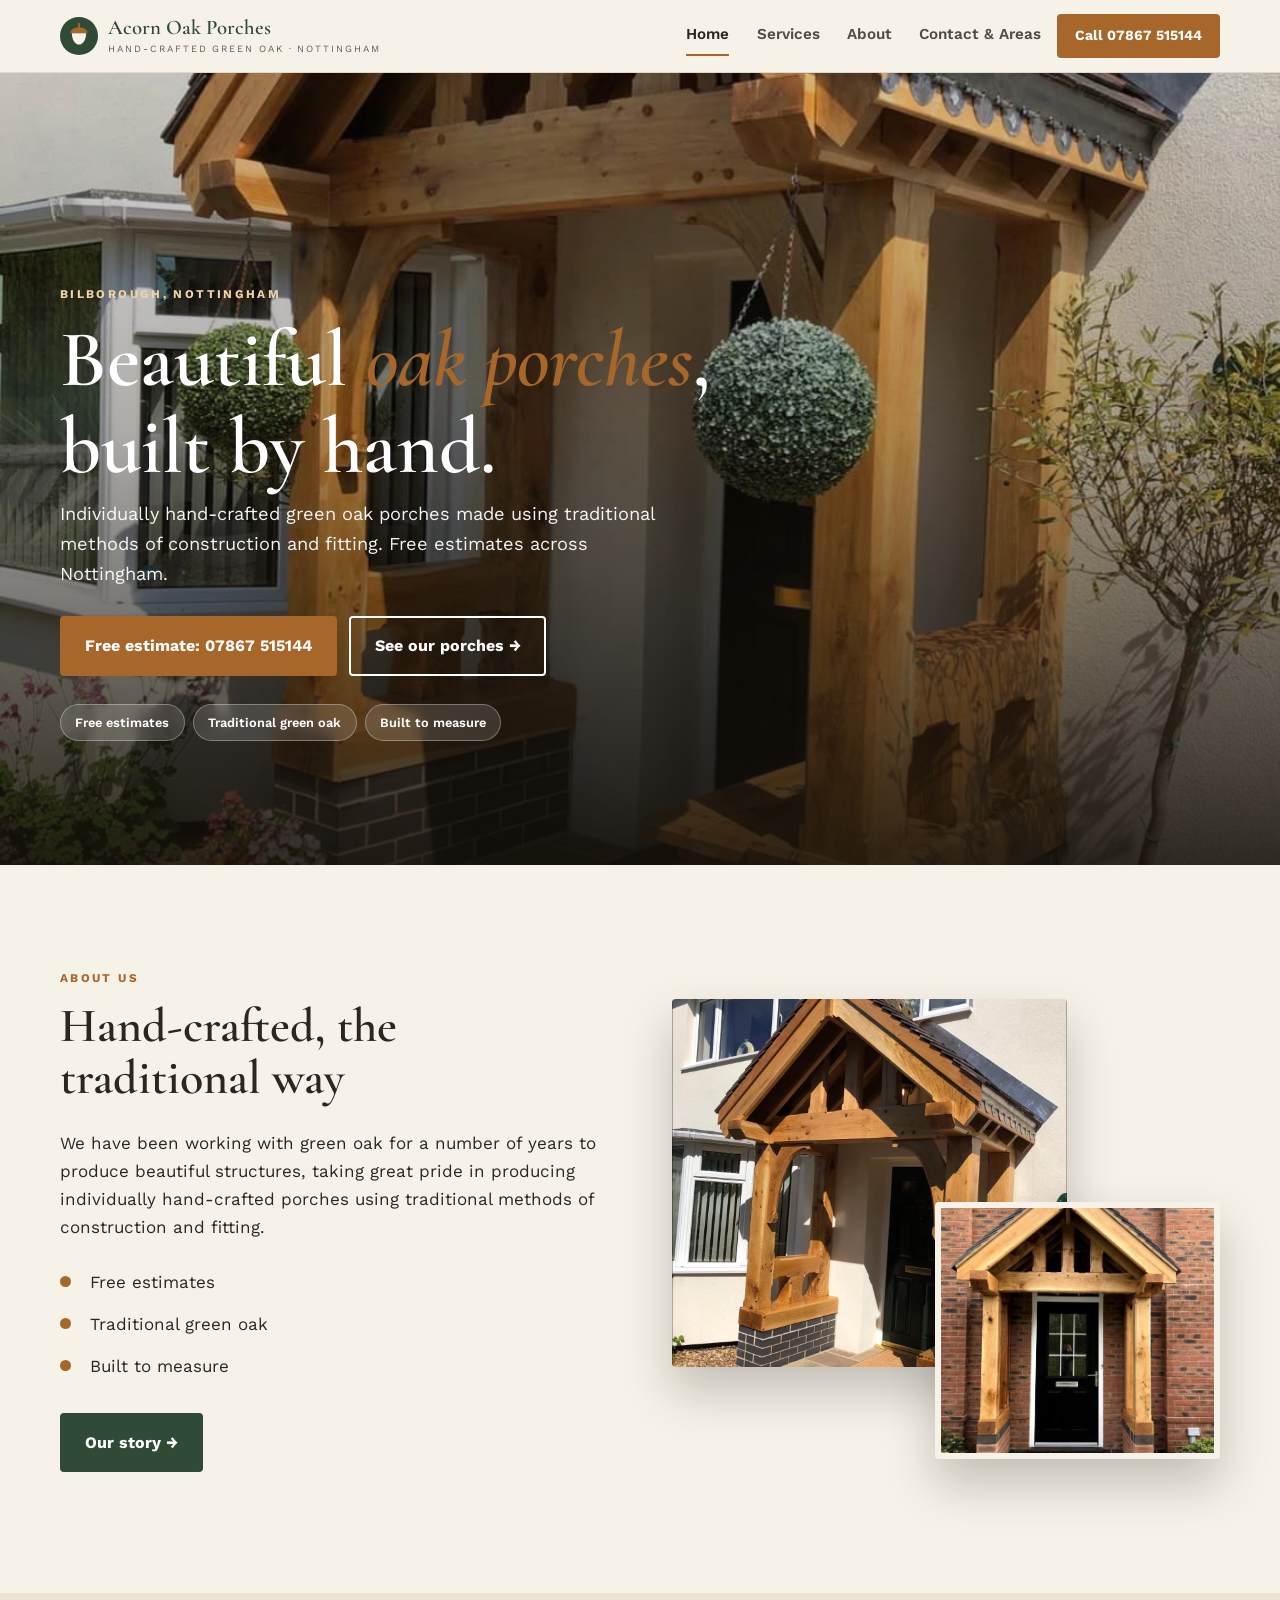
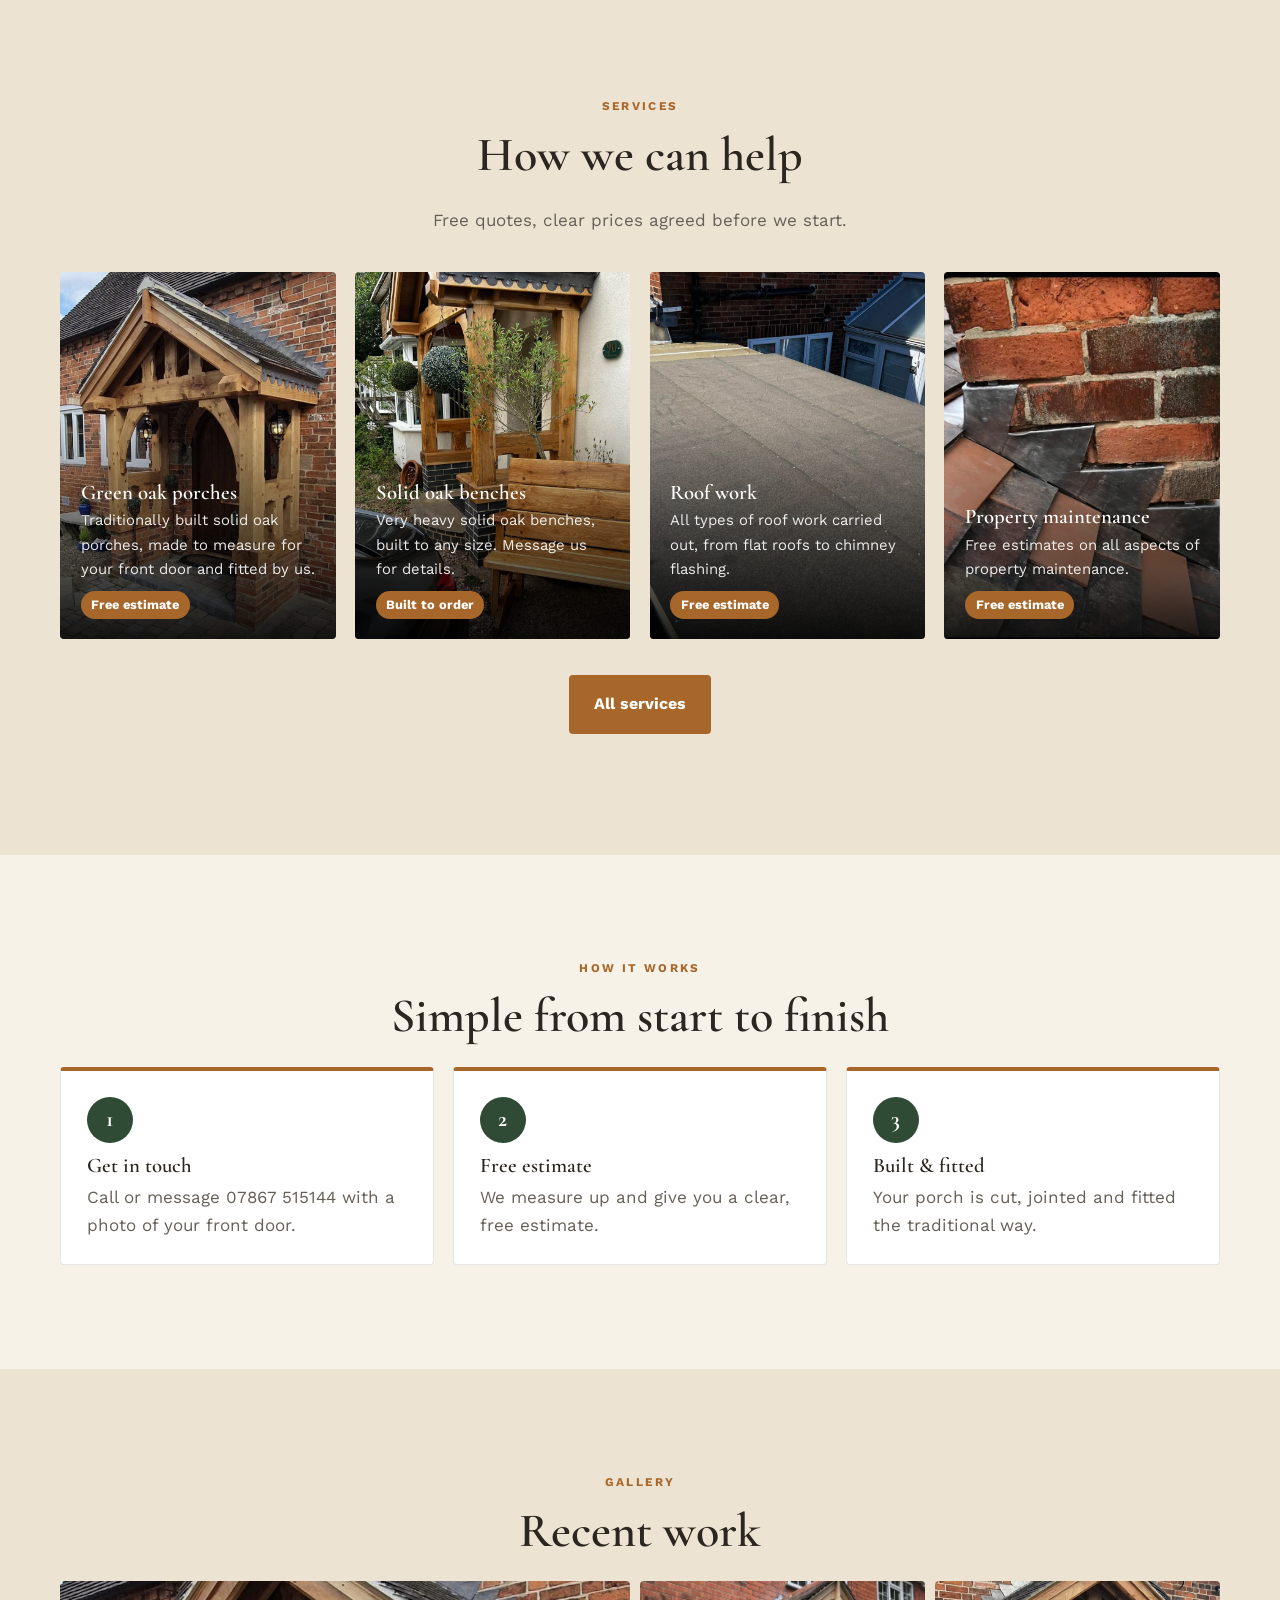
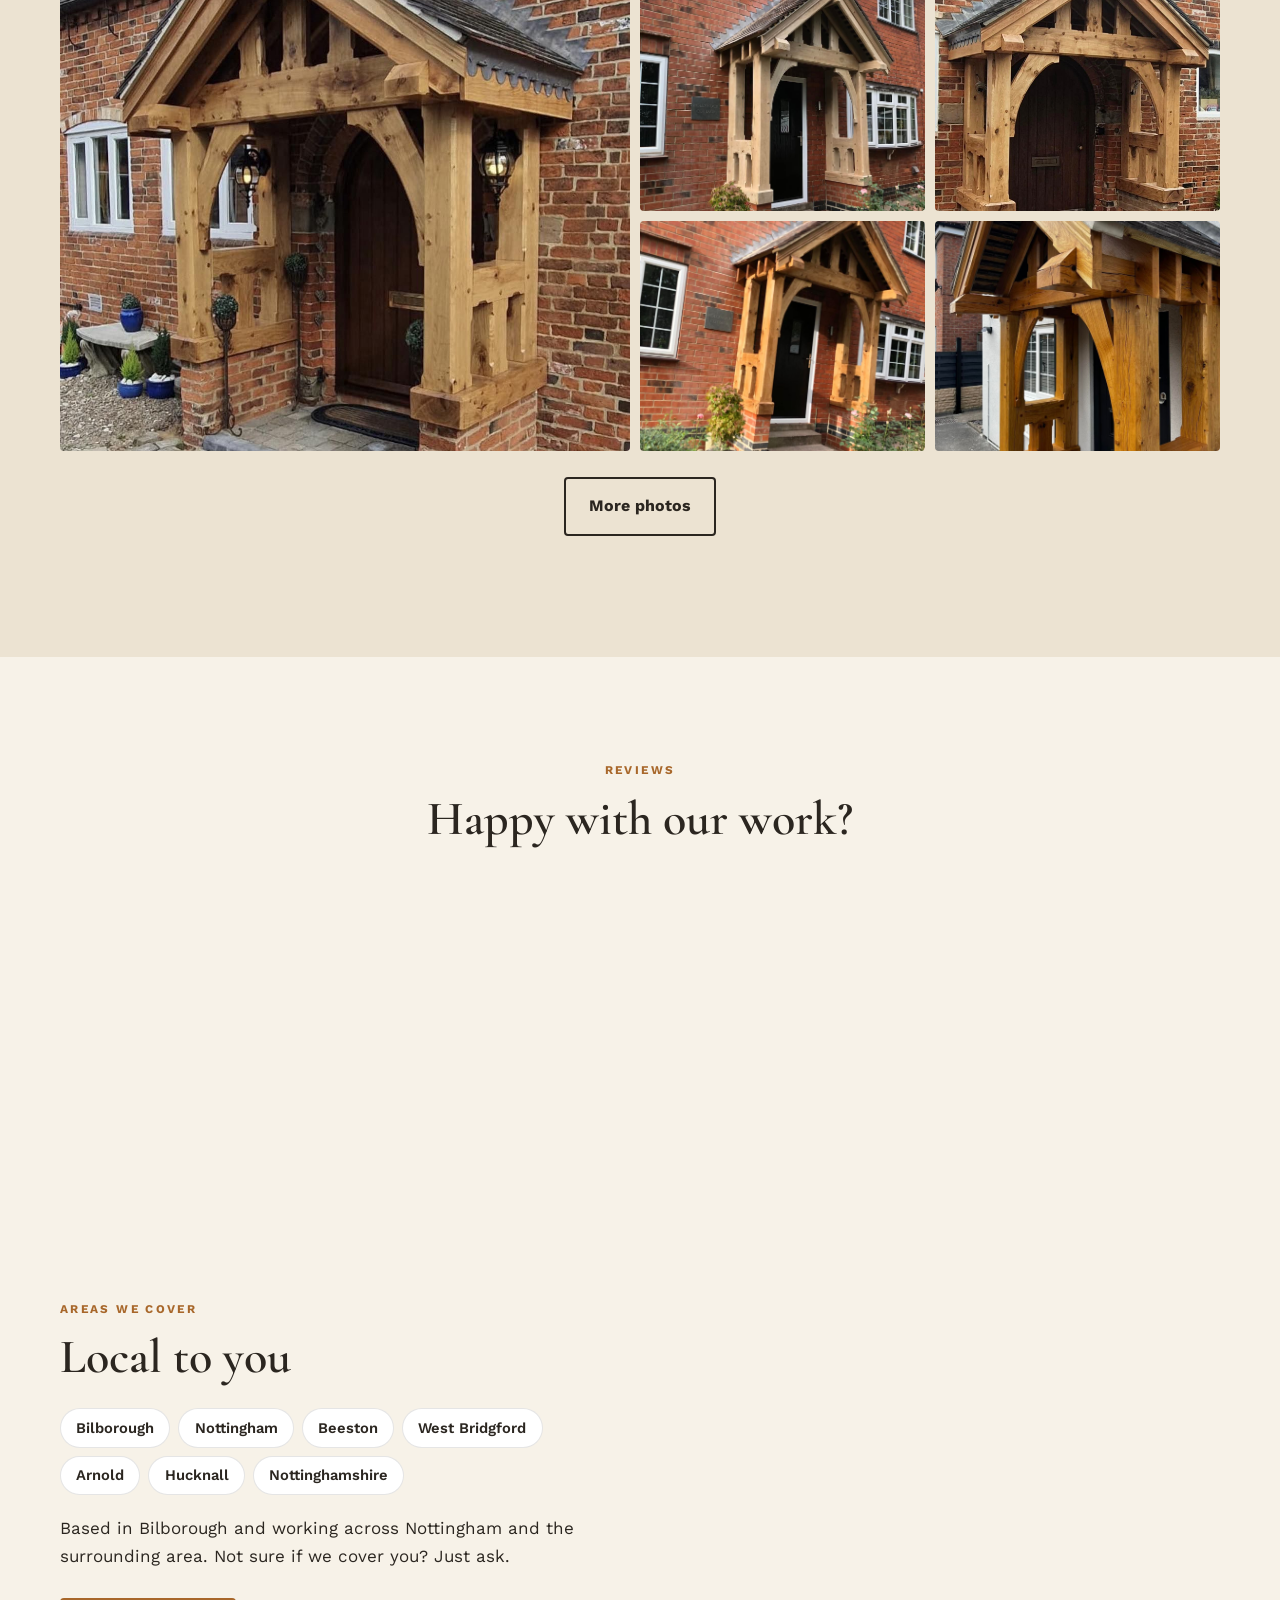
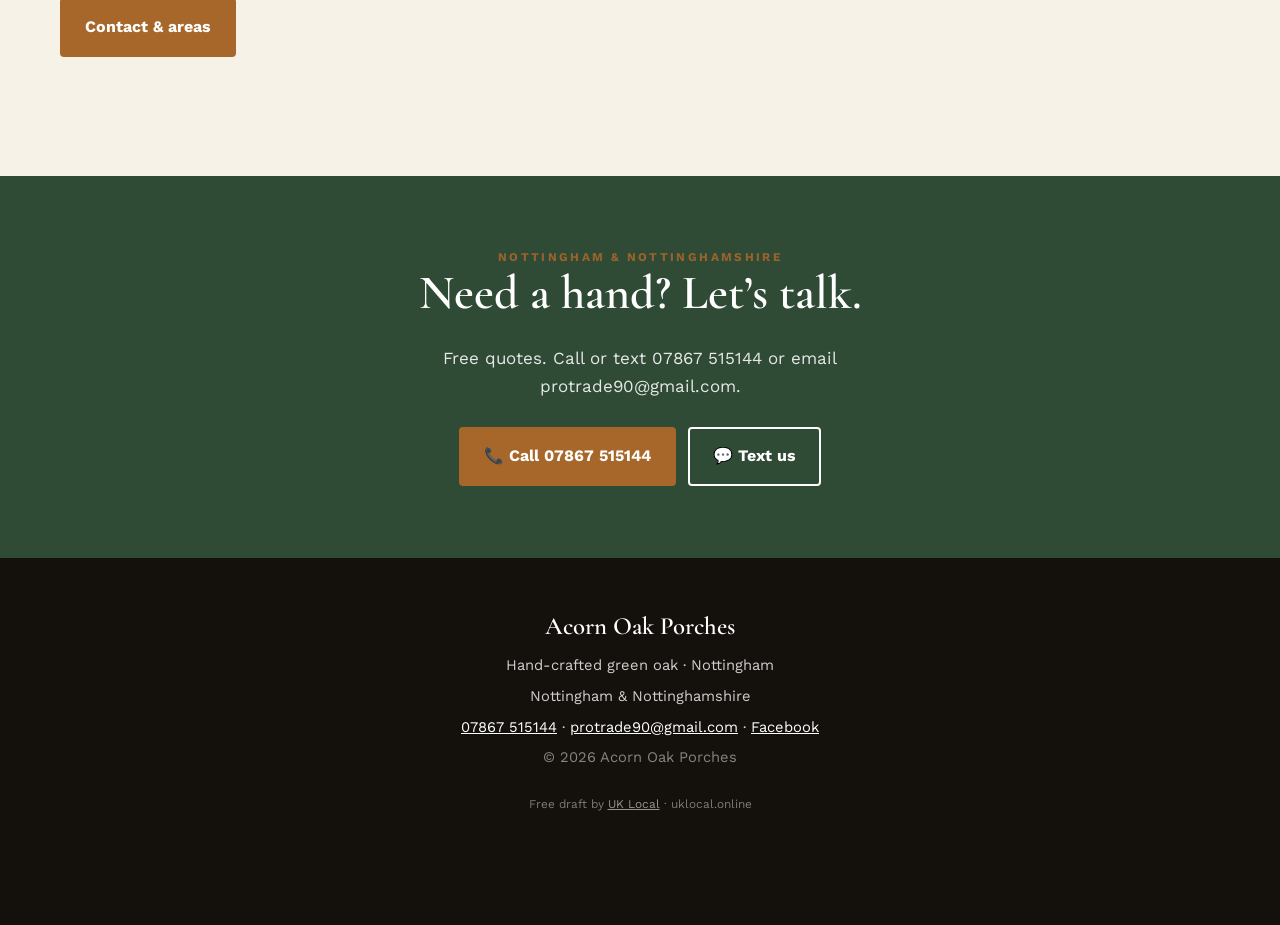
<file: index.html>
<!doctype html><html lang="en-GB"><head><meta charset="utf-8"><meta name="viewport" content="width=device-width,initial-scale=1">
<title>Acorn Oak Porches | Hand-crafted green oak in Bilborough, Nottingham</title><meta name="description" content="Individually hand-crafted green oak porches made using traditional methods of construction and fitting. Free estimates across Nottingham."><meta name="robots" content="noindex, nofollow"><meta name="theme-color" content="#2f4a35">
<meta property="og:title" content="Acorn Oak Porches | Bilborough, Nottingham"><meta property="og:description" content="Individually hand-crafted green oak porches made using traditional methods of construction and fitting. Free estimates across Nottingham."><meta property="og:image" content="https://acornoakporches.uklocal.online/assets/images/porch-planters.jpg">
<link rel="icon" href="data:image/svg+xml,%3Csvg%20viewBox%3D%220%200%2040%2040%22%20xmlns%3D%22http%3A//www.w3.org/2000/svg%22%3E%3Ccircle%20cx%3D%2220%22%20cy%3D%2220%22%20r%3D%2220%22%20fill%3D%22%232f4a35%22/%3E%3Cpath%20d%3D%22M11%2017c0-4%204-6%209-6s9%202%209%206z%22%20fill%3D%22%23a8672a%22/%3E%3Cpath%20d%3D%22M12.5%2017h15c0%207-3.5%2012-7.5%2012s-7.5-5-7.5-12z%22%20fill%3D%22%23f7f2e8%22/%3E%3Cpath%20d%3D%22M20%2011V7%22%20stroke%3D%22%23a8672a%22%20stroke-width%3D%222%22%20stroke-linecap%3D%22round%22/%3E%3C/svg%3E">
<link rel="preconnect" href="https://fonts.googleapis.com"><link rel="preconnect" href="https://fonts.gstatic.com" crossorigin>
<link href="https://fonts.googleapis.com/css2?family=Cormorant+Garamond:ital,wght@0,400;0,600;0,700;0,800;1,600&family=Work+Sans:wght@400;500;600;700;800&display=swap" rel="stylesheet"><link rel="stylesheet" href="css/styles.css"></head><body>
<header class="nav"><div class="wrap nav-in"><a class="brand" href="index.html"><svg viewBox="0 0 40 40" aria-hidden="true"><circle cx="20" cy="20" r="20" fill="var(--a)"/><path d="M11 17c0-4 4-6 9-6s9 2 9 6z" fill="var(--b)"/><path d="M12.5 17h15c0 7-3.5 12-7.5 12s-7.5-5-7.5-12z" fill="#f7f2e8"/><path d="M20 11V7" stroke="var(--b)" stroke-width="2" stroke-linecap="round"/></svg><span><b>Acorn Oak Porches</b><small>Hand-crafted green oak · Nottingham</small></span></a>
<nav class="links" id="links"><a href="index.html" class=on>Home</a><a href="services.html">Services</a><a href="about.html">About</a><a href="contact.html">Contact &amp; Areas</a></nav><a class="btn sm" href="tel:+447867515144">Call 07867 515144</a><button class="burger" id="burger" aria-label="Menu"><span></span><span></span><span></span></button></div></header><main><section class="hero full"><img class="bgimg" src="assets/images/porch-planters.jpg" alt="Finished oak porch with planters"><div class="shade"></div><div class="wrap"><div class="hero-in rv"><p class="eyebrow" style="color:#f0d3a8">Bilborough, Nottingham</p><h1>Beautiful <em>oak porches</em>, built by hand.</h1><p class="lead">Individually hand-crafted green oak porches made using traditional methods of construction and fitting. Free estimates across Nottingham.</p>
<div class="cta"><a class="btn" href="tel:+447867515144">Free estimate: 07867 515144</a><a class="btn ghost" style="color:#fff" href="about.html#gallery">See our porches →</a></div><div class="badges"><span>Free estimates</span><span>Traditional green oak</span><span>Built to measure</span></div></div></div></section><section class="s"><div class="wrap two"><div class="rv"><p class="eyebrow">About us</p><h2>Hand-crafted, the traditional way</h2><p>We have been working with green oak for a number of years to produce beautiful structures, taking great pride in producing individually hand-crafted porches using traditional methods of construction and fitting.</p><ul class="ticks"><li>Free estimates</li><li>Traditional green oak</li><li>Built to measure</li></ul><p style="margin-top:1.6rem"><a class="btn alt" href="about.html">Our story →</a></p></div>
<figure class="stack rv"><img class="a1" src="assets/images/porch-white-house.jpg" alt="Oak porch on a rendered house" loading="lazy"><img class="a2" src="assets/images/porch-black-door.jpg" alt="Gabled oak porch with black door" loading="lazy"></figure></div></section><section class="s alt"><div class="wrap"><p class="eyebrow center">Services</p><h2 class="center">How we can help</h2><p class="center sub">Free quotes, clear prices agreed before we start.</p><div class="feats"><a class="feat rv" href="services.html"><img src="assets/images/porch-curved-braces.jpg" alt="Curved oak braces and tiled roof" loading="lazy"><div><h3>Green oak porches</h3><p>Traditionally built solid oak porches, made to measure for your front door and fitted by us.</p><span class="price">Free estimate</span></div></a><a class="feat rv" href="services.html"><img src="assets/images/benches.jpg" alt="Heavy solid oak benches" loading="lazy"><div><h3>Solid oak benches</h3><p>Very heavy solid oak benches, built to any size. Message us for details.</p><span class="price">Built to order</span></div></a><a class="feat rv" href="services.html"><img src="assets/images/flat-roof-done.jpg" alt="Finished flat roof" loading="lazy"><div><h3>Roof work</h3><p>All types of roof work carried out, from flat roofs to chimney flashing.</p><span class="price">Free estimate</span></div></a><a class="feat rv" href="services.html"><img src="assets/images/chimney-flashing.jpg" alt="Chimney flashing and tiles" loading="lazy"><div><h3>Property maintenance</h3><p>Free estimates on all aspects of property maintenance.</p><span class="price">Free estimate</span></div></a></div><p class="center" style="margin-top:2.2rem"><a class="btn" href="services.html">All services</a></p></div></section>
<section class="s"><div class="wrap"><p class="eyebrow center">How it works</p><h2 class="center">Simple from start to finish</h2><div class="steps"><div class="step rv"><h3>Get in touch</h3><p>Call or message 07867 515144 with a photo of your front door.</p></div><div class="step rv"><h3>Free estimate</h3><p>We measure up and give you a clear, free estimate.</p></div><div class="step rv"><h3>Built &amp; fitted</h3><p>Your porch is cut, jointed and fitted the traditional way.</p></div></div></div></section><section class="s alt"><div class="wrap"><p class="eyebrow center">Gallery</p><h2 class="center">Recent work</h2><div class="strip rv"><a href="assets/images/porch-curved-braces.jpg" data-lb="Curved oak braces and tiled roof"><img src="assets/images/porch-curved-braces.jpg" alt="Curved oak braces and tiled roof" loading="lazy"></a><a href="assets/images/porch-brick-house.jpg" data-lb="Oak porch on a red-brick home"><img src="assets/images/porch-brick-house.jpg" alt="Oak porch on a red-brick home" loading="lazy"></a><a href="assets/images/porch-arched.jpg" data-lb="Arched oak porch entrance"><img src="assets/images/porch-arched.jpg" alt="Arched oak porch entrance" loading="lazy"></a><a href="assets/images/porch-semi.jpg" data-lb="Porch on a semi-detached home"><img src="assets/images/porch-semi.jpg" alt="Porch on a semi-detached home" loading="lazy"></a><a href="assets/images/porch-side.jpg" data-lb="Side view of a new oak porch"><img src="assets/images/porch-side.jpg" alt="Side view of a new oak porch" loading="lazy"></a></div><p class="center" style="margin-top:1.6rem"><a class="btn ghost" href="about.html#gallery">More photos</a></p></div></section><section class="s"><div class="wrap"><p class="eyebrow center">Reviews</p><h2 class="center">Happy with our work?</h2><div class="noreview rv"><p>We’d love to hear from you. Leave us a review on Facebook or Google and it will help other local people find us.</p><a class="btn" href="https://www.facebook.com/p/Acorn-Oak-Porches-100057537605617/" rel="noopener">Find us on Facebook</a></div></div></section><section class="s"><div class="wrap two"><div class="rv"><p class="eyebrow">Areas we cover</p><h2>Local to you</h2><div class="chips"><span>Bilborough</span><span>Nottingham</span><span>Beeston</span><span>West Bridgford</span><span>Arnold</span><span>Hucknall</span><span>Nottinghamshire</span></div><p>Based in Bilborough and working across Nottingham and the surrounding area. Not sure if we cover you? Just ask.</p><div class="cta"><a class="btn" href="contact.html">Contact &amp; areas</a></div></div><div class="map rv"><iframe title="Map: Bilborough, Nottingham" loading="lazy" referrerpolicy="no-referrer-when-downgrade" src="https://www.google.com/maps?q=Bilborough%2C+Nottingham%2C+UK&z=12&output=embed" style="height:380px"></iframe></div></div></section><section class="band"><div class="wrap rv"><p class="eyebrow">Nottingham &amp; Nottinghamshire</p><h2>Need a hand? Let’s talk.</h2><p>Free quotes. Call or text 07867 515144 or email protrade90@gmail.com.</p>
<div class="cta"><a class="btn" href="tel:+447867515144">📞 Call 07867 515144</a><a class="btn ghost" style="color:#fff" href="sms:+447867515144">💬 Text us</a></div></div></section></main>
<footer class="foot"><div class="wrap"><b>Acorn Oak Porches</b><p>Hand-crafted green oak · Nottingham</p><p>Nottingham &amp; Nottinghamshire</p>
<p><a href="tel:+447867515144">07867 515144</a> · <a href="mailto:protrade90@gmail.com">protrade90@gmail.com</a> · <a href="https://www.facebook.com/p/Acorn-Oak-Porches-100057537605617/" rel="noopener">Facebook</a></p><p style="opacity:.6">© 2026 Acorn Oak Porches</p>
<p class="ex">Free draft by <a href="https://uklocal.online">UK Local</a> · uklocal.online</p></div></footer>
<div class="mbar"><a class="call" href="tel:+447867515144">📞 Call</a><a href="sms:+447867515144">💬 Text</a><a href="contact.html">📍 Areas</a></div>
<div class="lb" id="lb"><button aria-label="Close">×</button><img alt=""><p></p></div><script src="js/main.js"></script></body></html>
</file>
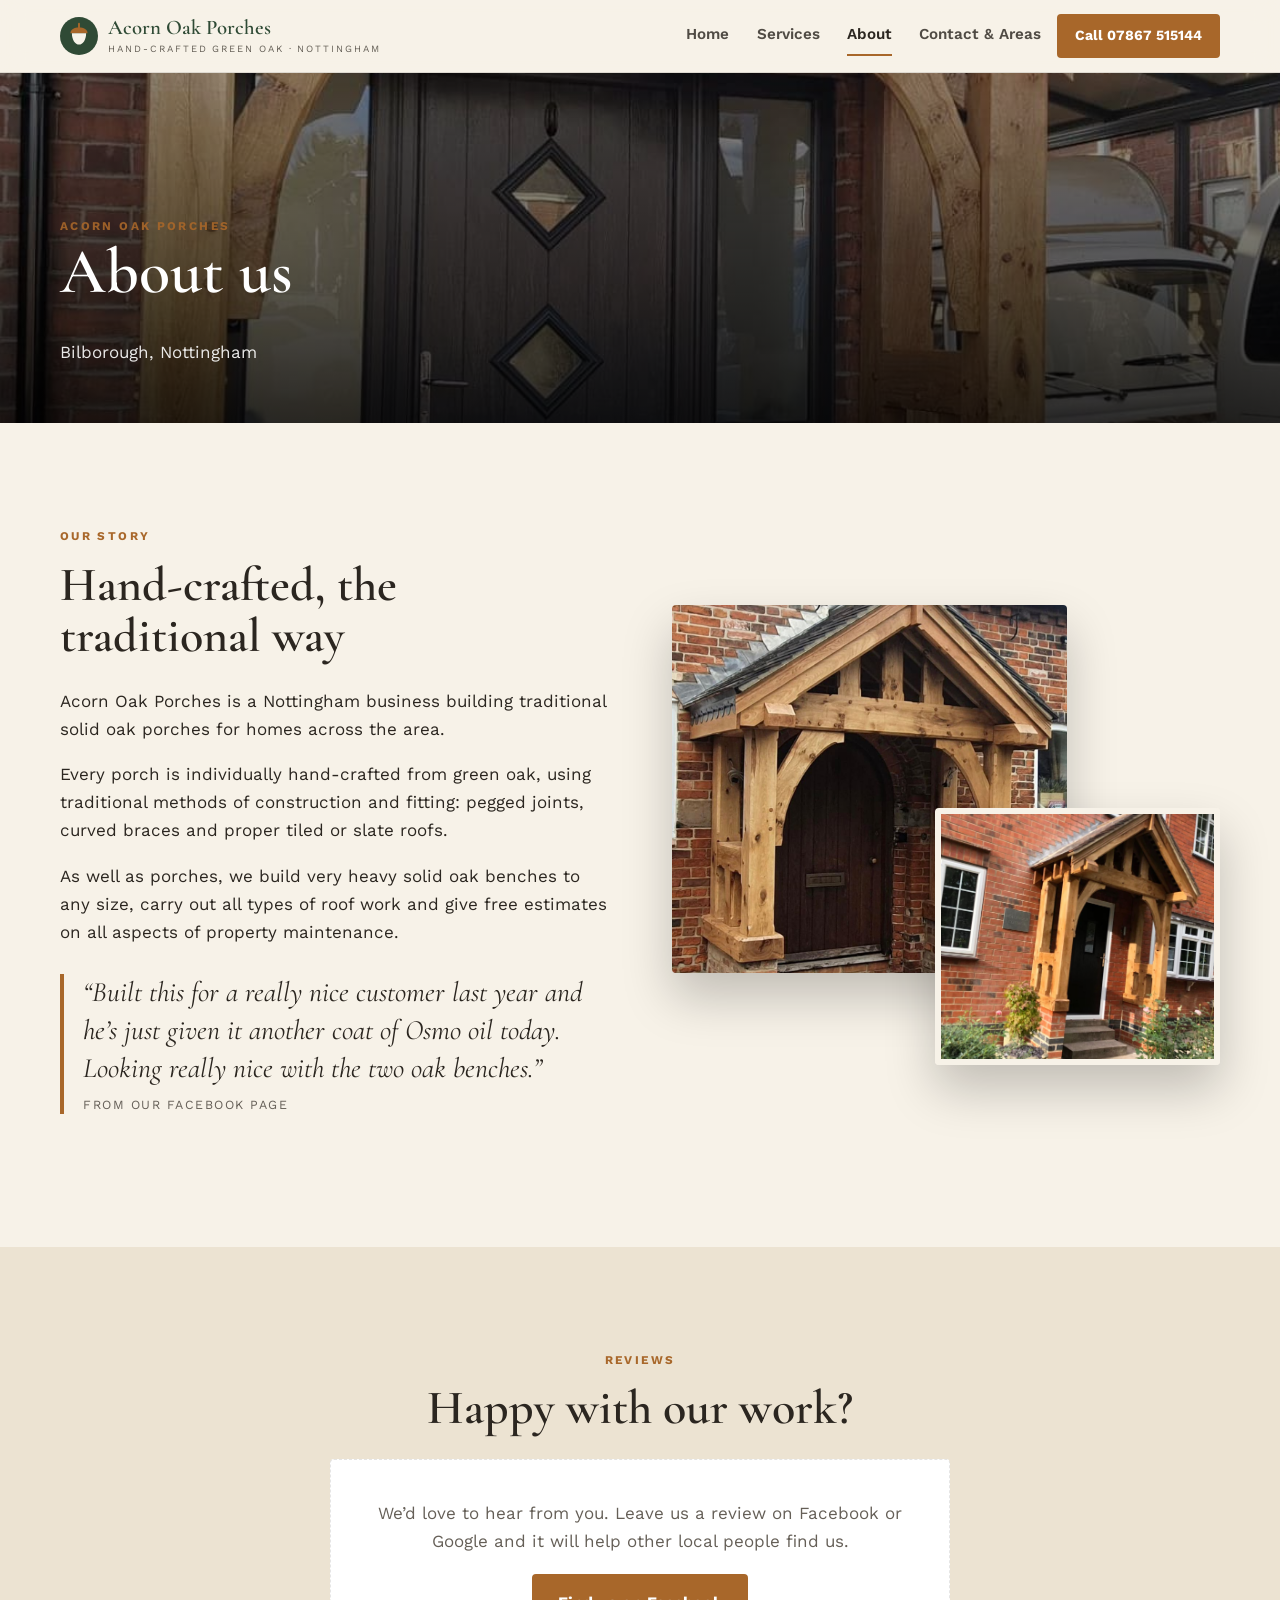
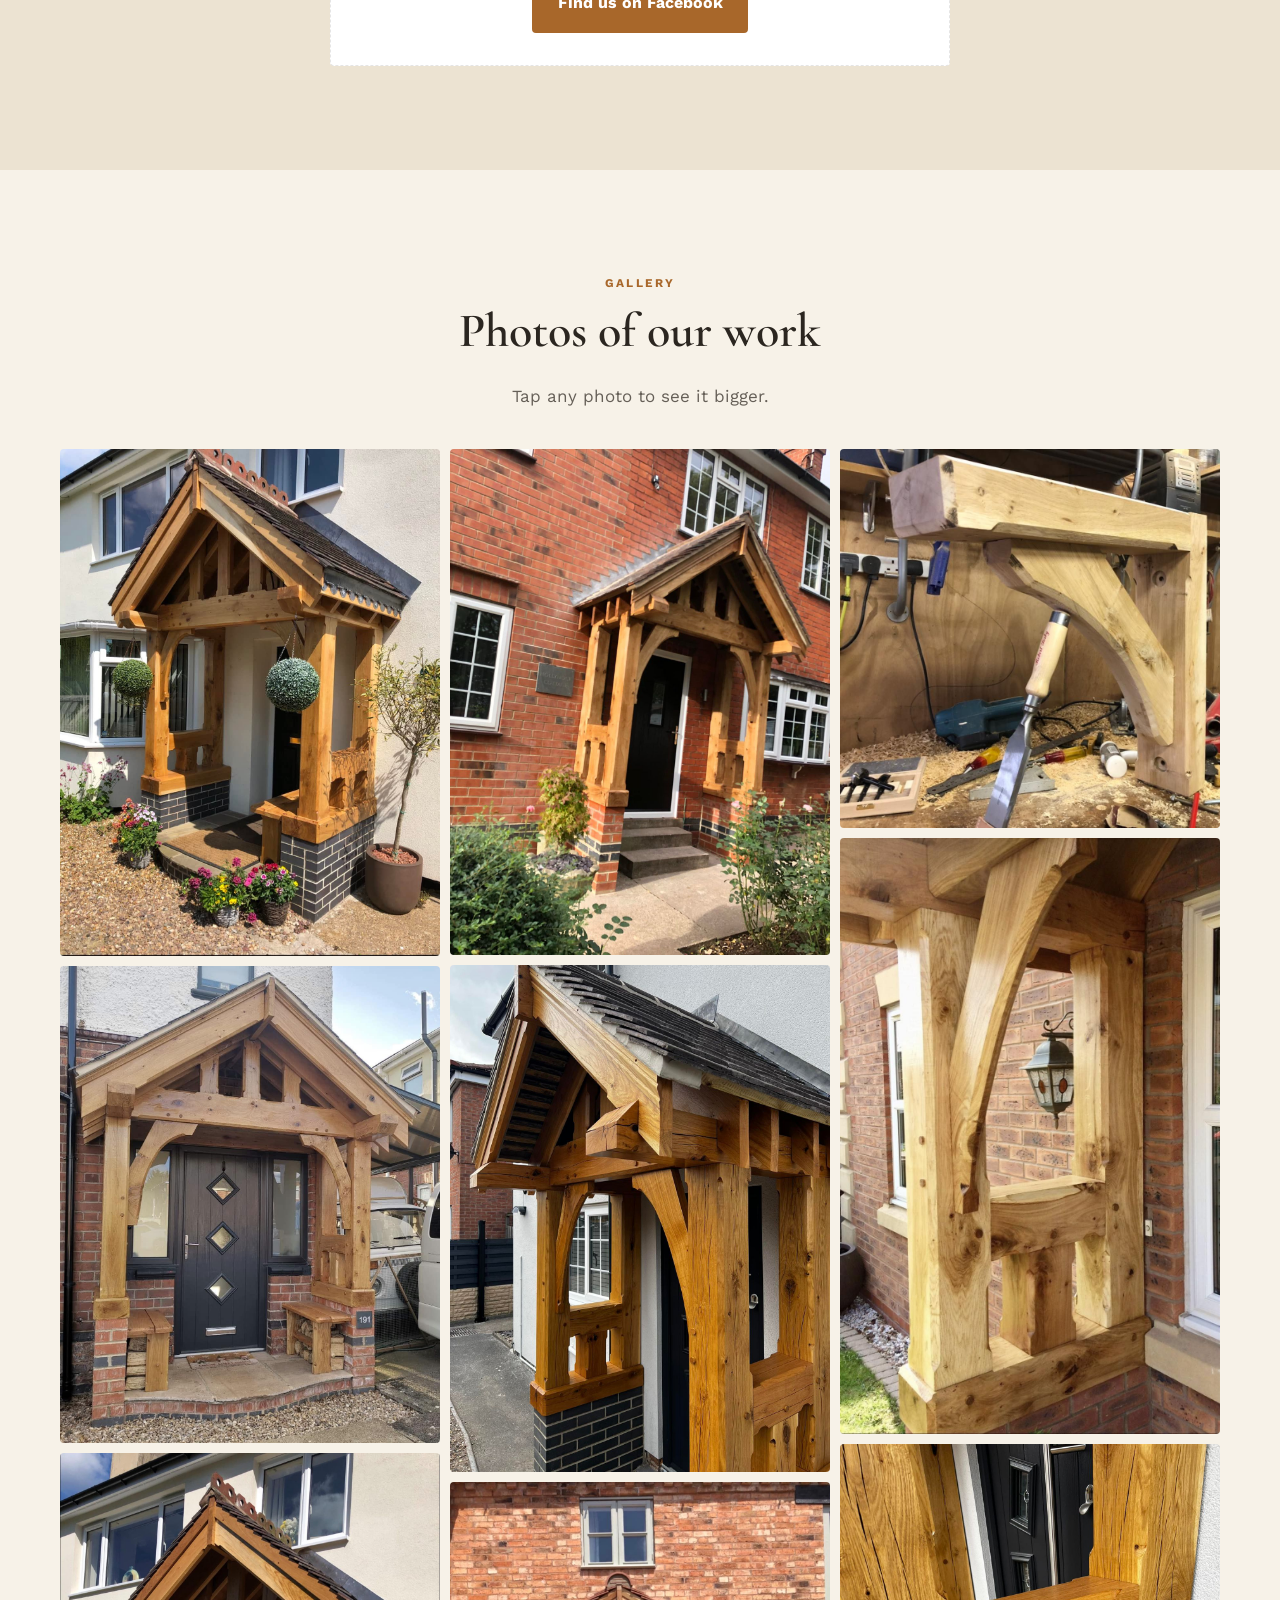
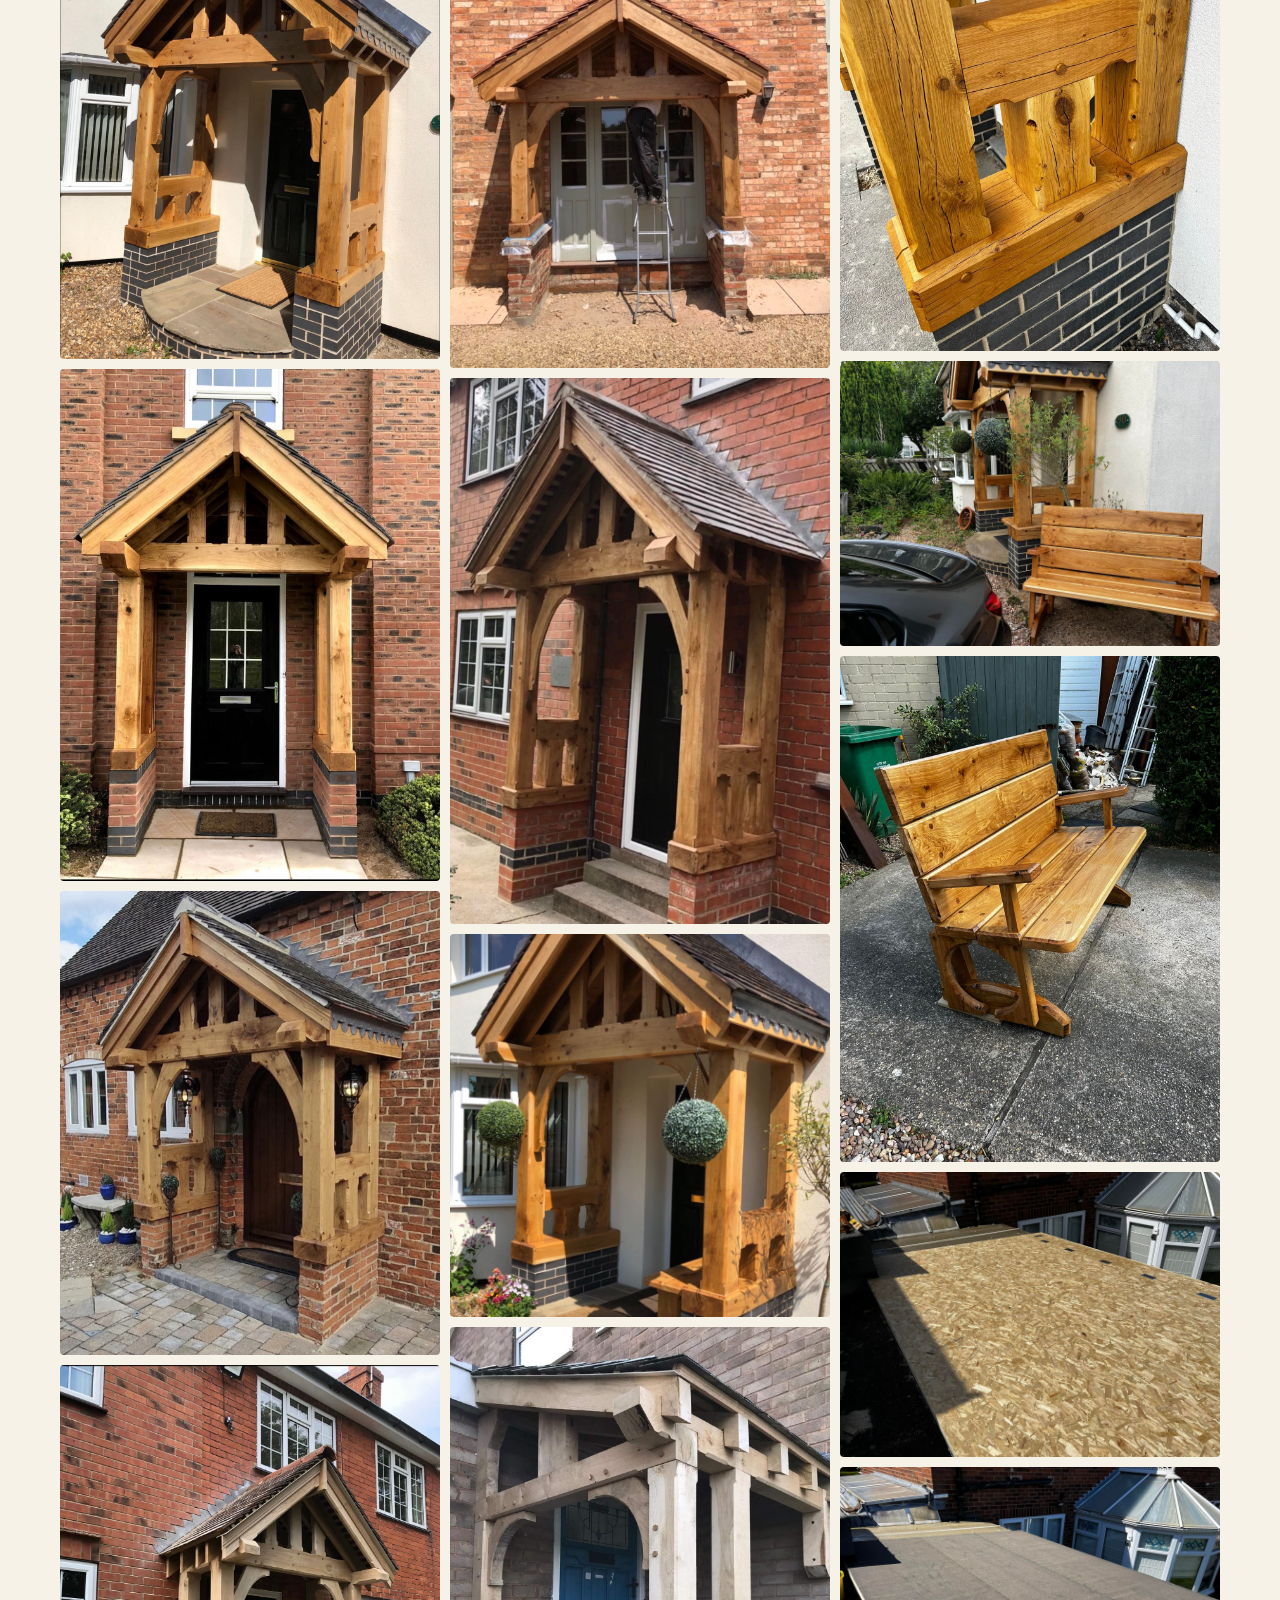
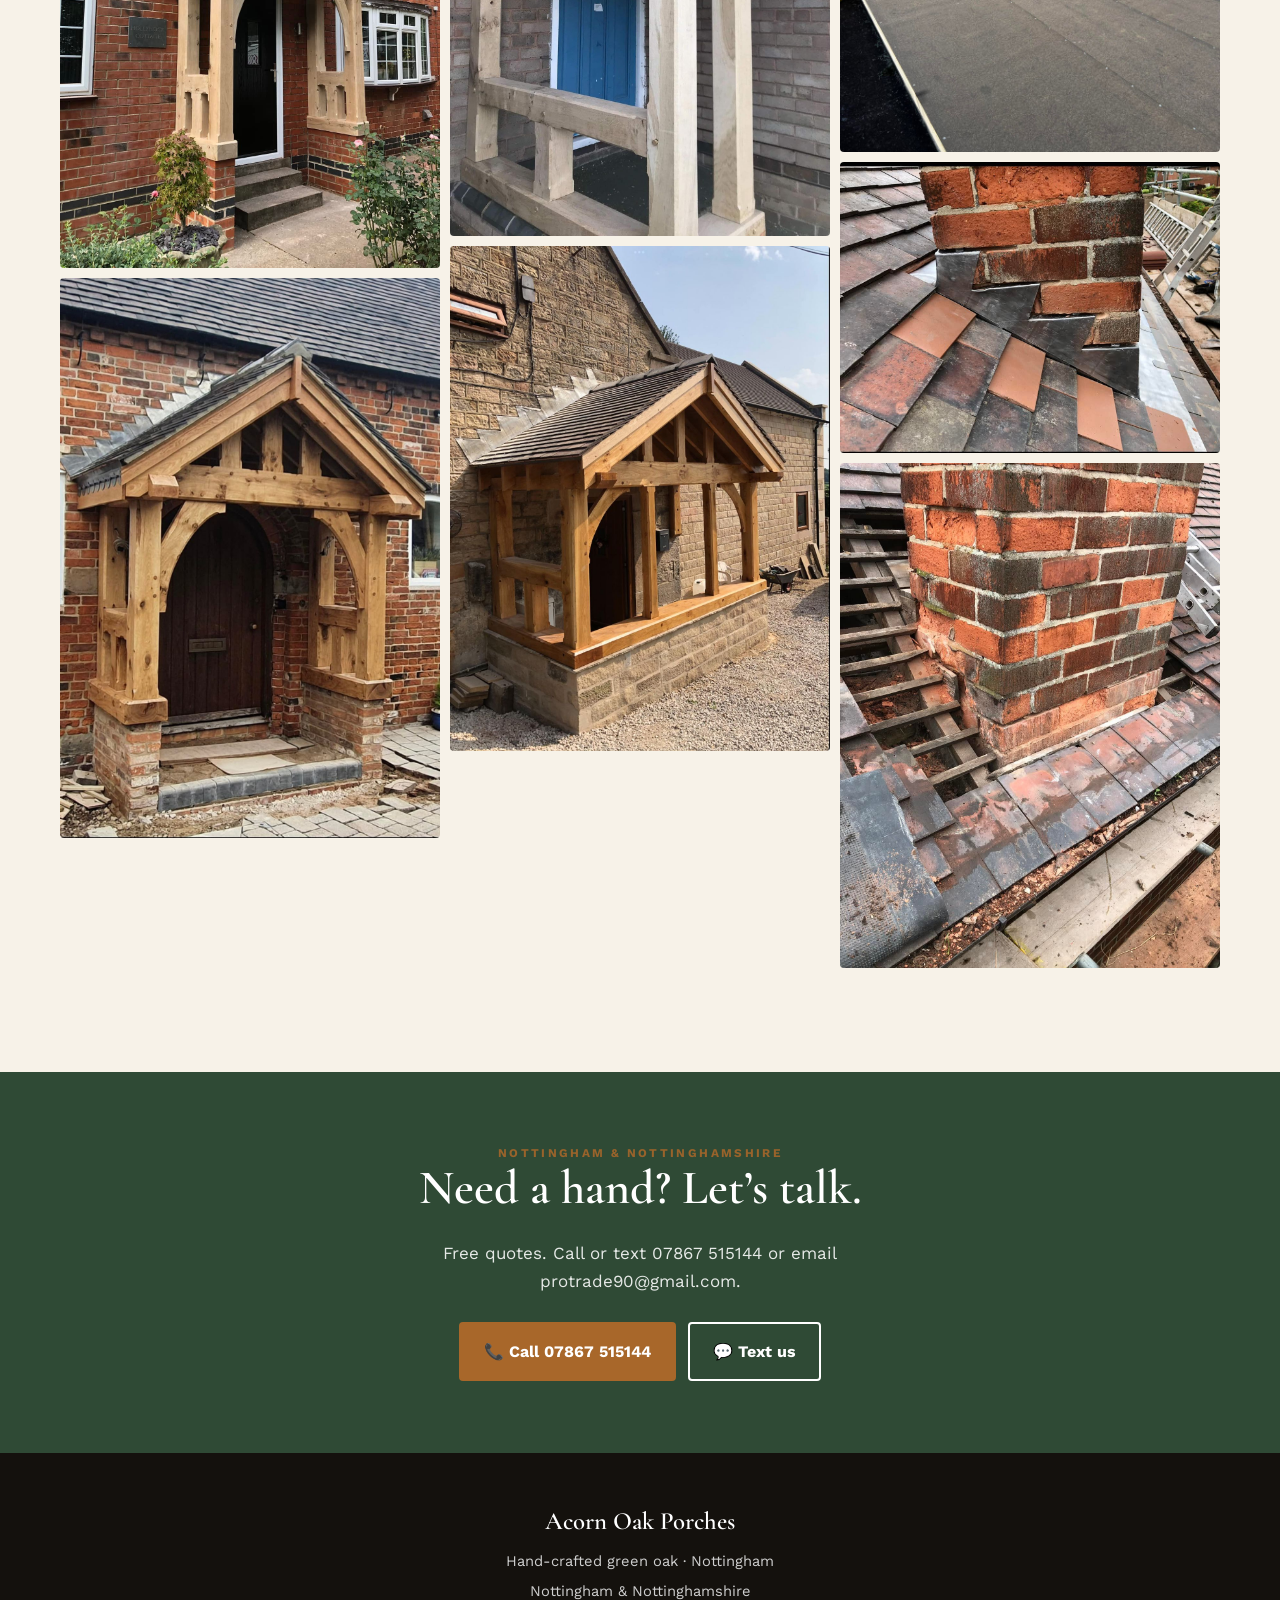
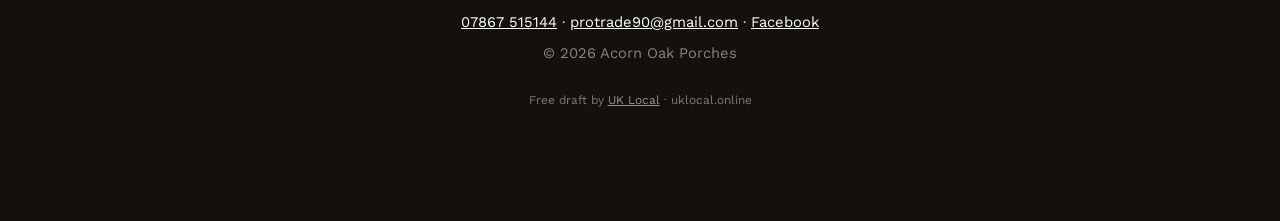
<file: about.html>
<!doctype html><html lang="en-GB"><head><meta charset="utf-8"><meta name="viewport" content="width=device-width,initial-scale=1">
<title>About | Acorn Oak Porches</title><meta name="description" content="Acorn Oak Porches is a Nottingham business building traditional solid oak porches for homes across the area."><meta name="robots" content="noindex, nofollow"><meta name="theme-color" content="#2f4a35">
<meta property="og:title" content="Acorn Oak Porches | Bilborough, Nottingham"><meta property="og:description" content="Acorn Oak Porches is a Nottingham business building traditional solid oak porches for homes across the area."><meta property="og:image" content="https://acornoakporches.uklocal.online/assets/images/porch-planters.jpg">
<link rel="icon" href="data:image/svg+xml,%3Csvg%20viewBox%3D%220%200%2040%2040%22%20xmlns%3D%22http%3A//www.w3.org/2000/svg%22%3E%3Ccircle%20cx%3D%2220%22%20cy%3D%2220%22%20r%3D%2220%22%20fill%3D%22%232f4a35%22/%3E%3Cpath%20d%3D%22M11%2017c0-4%204-6%209-6s9%202%209%206z%22%20fill%3D%22%23a8672a%22/%3E%3Cpath%20d%3D%22M12.5%2017h15c0%207-3.5%2012-7.5%2012s-7.5-5-7.5-12z%22%20fill%3D%22%23f7f2e8%22/%3E%3Cpath%20d%3D%22M20%2011V7%22%20stroke%3D%22%23a8672a%22%20stroke-width%3D%222%22%20stroke-linecap%3D%22round%22/%3E%3C/svg%3E">
<link rel="preconnect" href="https://fonts.googleapis.com"><link rel="preconnect" href="https://fonts.gstatic.com" crossorigin>
<link href="https://fonts.googleapis.com/css2?family=Cormorant+Garamond:ital,wght@0,400;0,600;0,700;0,800;1,600&family=Work+Sans:wght@400;500;600;700;800&display=swap" rel="stylesheet"><link rel="stylesheet" href="css/styles.css"></head><body>
<header class="nav"><div class="wrap nav-in"><a class="brand" href="index.html"><svg viewBox="0 0 40 40" aria-hidden="true"><circle cx="20" cy="20" r="20" fill="var(--a)"/><path d="M11 17c0-4 4-6 9-6s9 2 9 6z" fill="var(--b)"/><path d="M12.5 17h15c0 7-3.5 12-7.5 12s-7.5-5-7.5-12z" fill="#f7f2e8"/><path d="M20 11V7" stroke="var(--b)" stroke-width="2" stroke-linecap="round"/></svg><span><b>Acorn Oak Porches</b><small>Hand-crafted green oak · Nottingham</small></span></a>
<nav class="links" id="links"><a href="index.html">Home</a><a href="services.html">Services</a><a href="about.html" class=on>About</a><a href="contact.html">Contact &amp; Areas</a></nav><a class="btn sm" href="tel:+447867515144">Call 07867 515144</a><button class="burger" id="burger" aria-label="Menu"><span></span><span></span><span></span></button></div></header><main><section class="phero"><img src="assets/images/porch-grey-door.jpg" alt=""><div class="shade"></div><div class="wrap rv"><p class="eyebrow">Acorn Oak Porches</p><h1>About us</h1><p>Bilborough, Nottingham</p></div></section>
<section class="s"><div class="wrap two"><div class="rv"><p class="eyebrow">Our story</p><h2>Hand-crafted, the traditional way</h2><p>Acorn Oak Porches is a Nottingham business building traditional solid oak porches for homes across the area.</p><p>Every porch is individually hand-crafted from green oak, using traditional methods of construction and fitting: pegged joints, curved braces and proper tiled or slate roofs.</p><p>As well as porches, we build very heavy solid oak benches to any size, carry out all types of roof work and give free estimates on all aspects of property maintenance.</p><p class="pull">“Built this for a really nice customer last year and he’s just given it another coat of Osmo oil today. Looking really nice with the two oak benches.”<small>From our Facebook page</small></p></div><figure class="stack rv"><img class="a1" src="assets/images/porch-arched.jpg" alt="Arched oak porch entrance" loading="lazy"><img class="a2" src="assets/images/porch-semi.jpg" alt="Porch on a semi-detached home" loading="lazy"></figure></div></section>
<section class="s alt"><div class="wrap"><p class="eyebrow center">Reviews</p><h2 class="center">Happy with our work?</h2><div class="noreview rv"><p>We’d love to hear from you. Leave us a review on Facebook or Google and it will help other local people find us.</p><a class="btn" href="https://www.facebook.com/p/Acorn-Oak-Porches-100057537605617/" rel="noopener">Find us on Facebook</a></div></div></section><section class="s" id="gallery"><div class="wrap"><p class="eyebrow center">Gallery</p><h2 class="center">Photos of our work</h2><p class="center sub">Tap any photo to see it bigger.</p><div class="gal"><a href="assets/images/porch-planters.jpg" data-lb="Finished oak porch with planters"><img src="assets/images/porch-planters.jpg" alt="Finished oak porch with planters" loading="lazy"></a><a href="assets/images/porch-grey-door.jpg" data-lb="Oak porch framing a grey front door"><img src="assets/images/porch-grey-door.jpg" alt="Oak porch framing a grey front door" loading="lazy"></a><a href="assets/images/porch-white-house.jpg" data-lb="Oak porch on a rendered house"><img src="assets/images/porch-white-house.jpg" alt="Oak porch on a rendered house" loading="lazy"></a><a href="assets/images/porch-black-door.jpg" data-lb="Gabled oak porch with black door"><img src="assets/images/porch-black-door.jpg" alt="Gabled oak porch with black door" loading="lazy"></a><a href="assets/images/porch-curved-braces.jpg" data-lb="Curved oak braces and tiled roof"><img src="assets/images/porch-curved-braces.jpg" alt="Curved oak braces and tiled roof" loading="lazy"></a><a href="assets/images/porch-brick-house.jpg" data-lb="Oak porch on a red-brick home"><img src="assets/images/porch-brick-house.jpg" alt="Oak porch on a red-brick home" loading="lazy"></a><a href="assets/images/porch-arched.jpg" data-lb="Arched oak porch entrance"><img src="assets/images/porch-arched.jpg" alt="Arched oak porch entrance" loading="lazy"></a><a href="assets/images/porch-semi.jpg" data-lb="Porch on a semi-detached home"><img src="assets/images/porch-semi.jpg" alt="Porch on a semi-detached home" loading="lazy"></a><a href="assets/images/porch-side.jpg" data-lb="Side view of a new oak porch"><img src="assets/images/porch-side.jpg" alt="Side view of a new oak porch" loading="lazy"></a><a href="assets/images/porch-double.jpg" data-lb="Wide oak porch over double doors"><img src="assets/images/porch-double.jpg" alt="Wide oak porch over double doors" loading="lazy"></a><a href="assets/images/porch-slate.jpg" data-lb="Oak porch with slate roof"><img src="assets/images/porch-slate.jpg" alt="Oak porch with slate roof" loading="lazy"></a><a href="assets/images/porch-open-sides.jpg" data-lb="Open-sided oak porch"><img src="assets/images/porch-open-sides.jpg" alt="Open-sided oak porch" loading="lazy"></a><a href="assets/images/porch-blue-door.jpg" data-lb="Oak porch with blue door"><img src="assets/images/porch-blue-door.jpg" alt="Oak porch with blue door" loading="lazy"></a><a href="assets/images/porch-dwarf-wall.jpg" data-lb="Oak porch on a brick dwarf wall"><img src="assets/images/porch-dwarf-wall.jpg" alt="Oak porch on a brick dwarf wall" loading="lazy"></a><a href="assets/images/workshop.jpg" data-lb="Cutting joints by hand in the workshop"><img src="assets/images/workshop.jpg" alt="Cutting joints by hand in the workshop" loading="lazy"></a><a href="assets/images/detail-joint.jpg" data-lb="Pegged mortise-and-tenon joint"><img src="assets/images/detail-joint.jpg" alt="Pegged mortise-and-tenon joint" loading="lazy"></a><a href="assets/images/detail-oiled.jpg" data-lb="Freshly oiled oak posts"><img src="assets/images/detail-oiled.jpg" alt="Freshly oiled oak posts" loading="lazy"></a><a href="assets/images/benches.jpg" data-lb="Heavy solid oak benches"><img src="assets/images/benches.jpg" alt="Heavy solid oak benches" loading="lazy"></a><a href="assets/images/bench.jpg" data-lb="Solid oak bench, built to size"><img src="assets/images/bench.jpg" alt="Solid oak bench, built to size" loading="lazy"></a><a href="assets/images/flat-roof-deck.jpg" data-lb="Flat roof boarded and ready"><img src="assets/images/flat-roof-deck.jpg" alt="Flat roof boarded and ready" loading="lazy"></a><a href="assets/images/flat-roof-done.jpg" data-lb="Finished flat roof"><img src="assets/images/flat-roof-done.jpg" alt="Finished flat roof" loading="lazy"></a><a href="assets/images/chimney-flashing.jpg" data-lb="Chimney flashing and tiles"><img src="assets/images/chimney-flashing.jpg" alt="Chimney flashing and tiles" loading="lazy"></a><a href="assets/images/lead-work.jpg" data-lb="Lead work at the chimney"><img src="assets/images/lead-work.jpg" alt="Lead work at the chimney" loading="lazy"></a></div></div></section><section class="band"><div class="wrap rv"><p class="eyebrow">Nottingham &amp; Nottinghamshire</p><h2>Need a hand? Let’s talk.</h2><p>Free quotes. Call or text 07867 515144 or email protrade90@gmail.com.</p>
<div class="cta"><a class="btn" href="tel:+447867515144">📞 Call 07867 515144</a><a class="btn ghost" style="color:#fff" href="sms:+447867515144">💬 Text us</a></div></div></section></main>
<footer class="foot"><div class="wrap"><b>Acorn Oak Porches</b><p>Hand-crafted green oak · Nottingham</p><p>Nottingham &amp; Nottinghamshire</p>
<p><a href="tel:+447867515144">07867 515144</a> · <a href="mailto:protrade90@gmail.com">protrade90@gmail.com</a> · <a href="https://www.facebook.com/p/Acorn-Oak-Porches-100057537605617/" rel="noopener">Facebook</a></p><p style="opacity:.6">© 2026 Acorn Oak Porches</p>
<p class="ex">Free draft by <a href="https://uklocal.online">UK Local</a> · uklocal.online</p></div></footer>
<div class="mbar"><a class="call" href="tel:+447867515144">📞 Call</a><a href="sms:+447867515144">💬 Text</a><a href="contact.html">📍 Areas</a></div>
<div class="lb" id="lb"><button aria-label="Close">×</button><img alt=""><p></p></div><script src="js/main.js"></script></body></html>
</file>
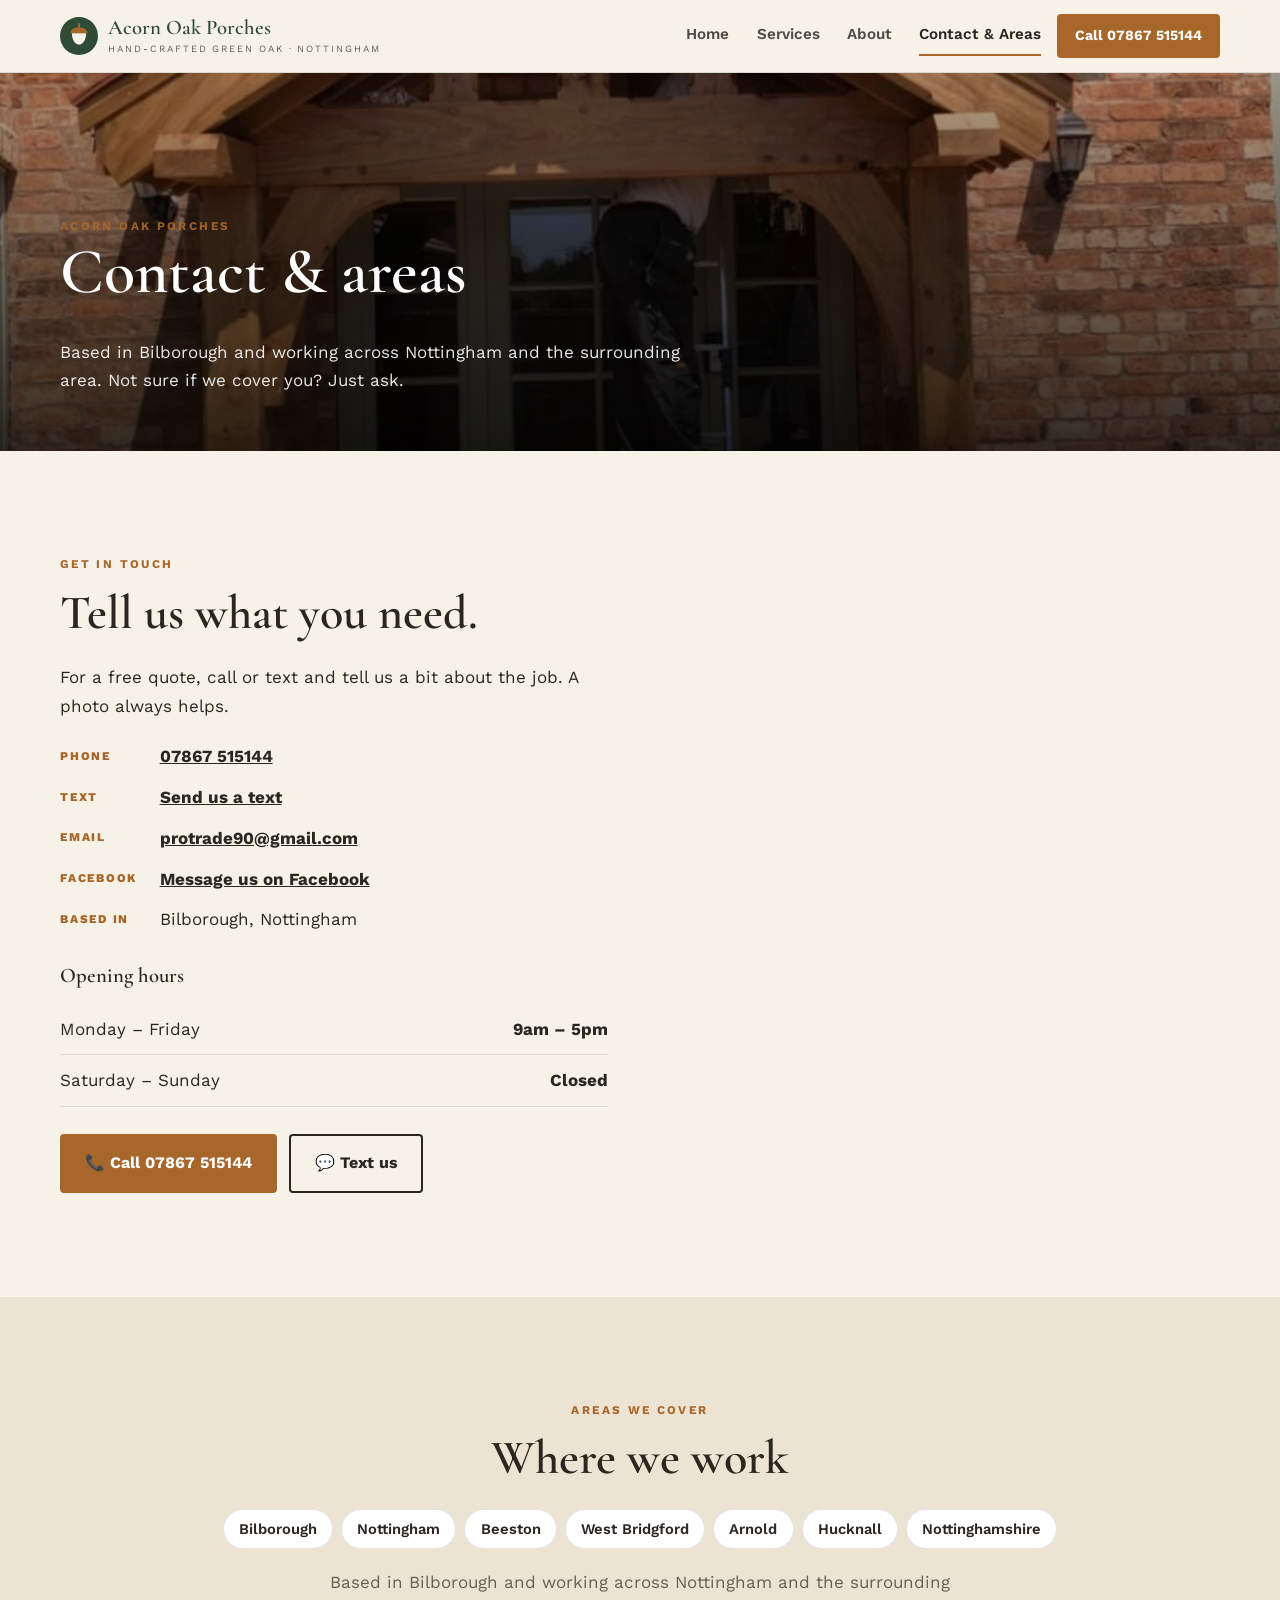
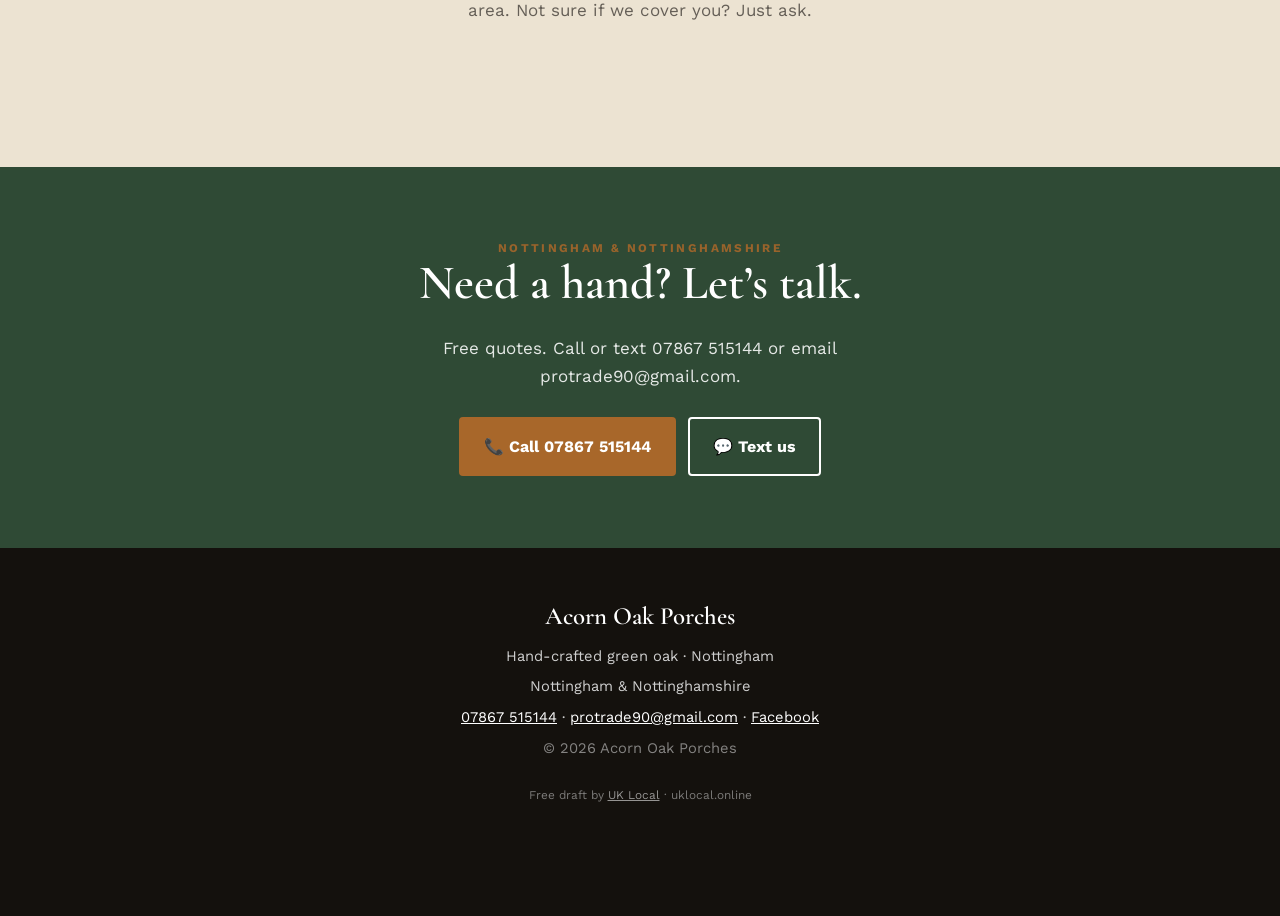
<file: contact.html>
<!doctype html><html lang="en-GB"><head><meta charset="utf-8"><meta name="viewport" content="width=device-width,initial-scale=1">
<title>Contact &amp; areas | Acorn Oak Porches</title><meta name="description" content="Based in Bilborough and working across Nottingham and the surrounding area. Not sure if we cover you? Just ask."><meta name="robots" content="noindex, nofollow"><meta name="theme-color" content="#2f4a35">
<meta property="og:title" content="Acorn Oak Porches | Bilborough, Nottingham"><meta property="og:description" content="Based in Bilborough and working across Nottingham and the surrounding area. Not sure if we cover you? Just ask."><meta property="og:image" content="https://acornoakporches.uklocal.online/assets/images/porch-planters.jpg">
<link rel="icon" href="data:image/svg+xml,%3Csvg%20viewBox%3D%220%200%2040%2040%22%20xmlns%3D%22http%3A//www.w3.org/2000/svg%22%3E%3Ccircle%20cx%3D%2220%22%20cy%3D%2220%22%20r%3D%2220%22%20fill%3D%22%232f4a35%22/%3E%3Cpath%20d%3D%22M11%2017c0-4%204-6%209-6s9%202%209%206z%22%20fill%3D%22%23a8672a%22/%3E%3Cpath%20d%3D%22M12.5%2017h15c0%207-3.5%2012-7.5%2012s-7.5-5-7.5-12z%22%20fill%3D%22%23f7f2e8%22/%3E%3Cpath%20d%3D%22M20%2011V7%22%20stroke%3D%22%23a8672a%22%20stroke-width%3D%222%22%20stroke-linecap%3D%22round%22/%3E%3C/svg%3E">
<link rel="preconnect" href="https://fonts.googleapis.com"><link rel="preconnect" href="https://fonts.gstatic.com" crossorigin>
<link href="https://fonts.googleapis.com/css2?family=Cormorant+Garamond:ital,wght@0,400;0,600;0,700;0,800;1,600&family=Work+Sans:wght@400;500;600;700;800&display=swap" rel="stylesheet"><link rel="stylesheet" href="css/styles.css"></head><body>
<header class="nav"><div class="wrap nav-in"><a class="brand" href="index.html"><svg viewBox="0 0 40 40" aria-hidden="true"><circle cx="20" cy="20" r="20" fill="var(--a)"/><path d="M11 17c0-4 4-6 9-6s9 2 9 6z" fill="var(--b)"/><path d="M12.5 17h15c0 7-3.5 12-7.5 12s-7.5-5-7.5-12z" fill="#f7f2e8"/><path d="M20 11V7" stroke="var(--b)" stroke-width="2" stroke-linecap="round"/></svg><span><b>Acorn Oak Porches</b><small>Hand-crafted green oak · Nottingham</small></span></a>
<nav class="links" id="links"><a href="index.html">Home</a><a href="services.html">Services</a><a href="about.html">About</a><a href="contact.html" class=on>Contact &amp; Areas</a></nav><a class="btn sm" href="tel:+447867515144">Call 07867 515144</a><button class="burger" id="burger" aria-label="Menu"><span></span><span></span><span></span></button></div></header><main><section class="phero"><img src="assets/images/porch-double.jpg" alt=""><div class="shade"></div><div class="wrap rv"><p class="eyebrow">Acorn Oak Porches</p><h1>Contact &amp; areas</h1><p>Based in Bilborough and working across Nottingham and the surrounding area. Not sure if we cover you? Just ask.</p></div></section>
<section class="s"><div class="wrap two" style="align-items:start"><div class="rv"><p class="eyebrow">Get in touch</p><h2>Tell us what you need.</h2><p>For a free quote, call or text and tell us a bit about the job. A photo always helps.</p>
<dl class="info"><dt>Phone</dt><dd><a href="tel:+447867515144">07867 515144</a></dd><dt>Text</dt><dd><a href="sms:+447867515144">Send us a text</a></dd><dt>Email</dt><dd><a href="mailto:protrade90@gmail.com">protrade90@gmail.com</a></dd><dt>Facebook</dt><dd><a href="https://www.facebook.com/p/Acorn-Oak-Porches-100057537605617/" rel="noopener">Message us on Facebook</a></dd><dt>Based in</dt><dd>Bilborough, Nottingham</dd></dl><h3 style="margin-top:2rem">Opening hours</h3><table class="hours"><tr><td>Monday – Friday</td><td>9am – 5pm</td></tr><tr><td>Saturday – Sunday</td><td>Closed</td></tr></table>
<div class="cta"><a class="btn" href="tel:+447867515144">📞 Call 07867 515144</a><a class="btn ghost" href="sms:+447867515144">💬 Text us</a></div></div><div class="map rv"><iframe title="Map: Bilborough, Nottingham" loading="lazy" referrerpolicy="no-referrer-when-downgrade" src="https://www.google.com/maps?q=Bilborough%2C+Nottingham%2C+UK&z=12&output=embed"></iframe></div></div></section>
<section class="s alt"><div class="wrap"><p class="eyebrow center">Areas we cover</p><h2 class="center">Where we work</h2><div class="chips" style="justify-content:center"><span>Bilborough</span><span>Nottingham</span><span>Beeston</span><span>West Bridgford</span><span>Arnold</span><span>Hucknall</span><span>Nottinghamshire</span></div><p class="center sub">Based in Bilborough and working across Nottingham and the surrounding area. Not sure if we cover you? Just ask.</p></div></section><section class="band"><div class="wrap rv"><p class="eyebrow">Nottingham &amp; Nottinghamshire</p><h2>Need a hand? Let’s talk.</h2><p>Free quotes. Call or text 07867 515144 or email protrade90@gmail.com.</p>
<div class="cta"><a class="btn" href="tel:+447867515144">📞 Call 07867 515144</a><a class="btn ghost" style="color:#fff" href="sms:+447867515144">💬 Text us</a></div></div></section></main>
<footer class="foot"><div class="wrap"><b>Acorn Oak Porches</b><p>Hand-crafted green oak · Nottingham</p><p>Nottingham &amp; Nottinghamshire</p>
<p><a href="tel:+447867515144">07867 515144</a> · <a href="mailto:protrade90@gmail.com">protrade90@gmail.com</a> · <a href="https://www.facebook.com/p/Acorn-Oak-Porches-100057537605617/" rel="noopener">Facebook</a></p><p style="opacity:.6">© 2026 Acorn Oak Porches</p>
<p class="ex">Free draft by <a href="https://uklocal.online">UK Local</a> · uklocal.online</p></div></footer>
<div class="mbar"><a class="call" href="tel:+447867515144">📞 Call</a><a href="sms:+447867515144">💬 Text</a><a href="contact.html">📍 Areas</a></div>
<div class="lb" id="lb"><button aria-label="Close">×</button><img alt=""><p></p></div><script src="js/main.js"></script></body></html>
</file>
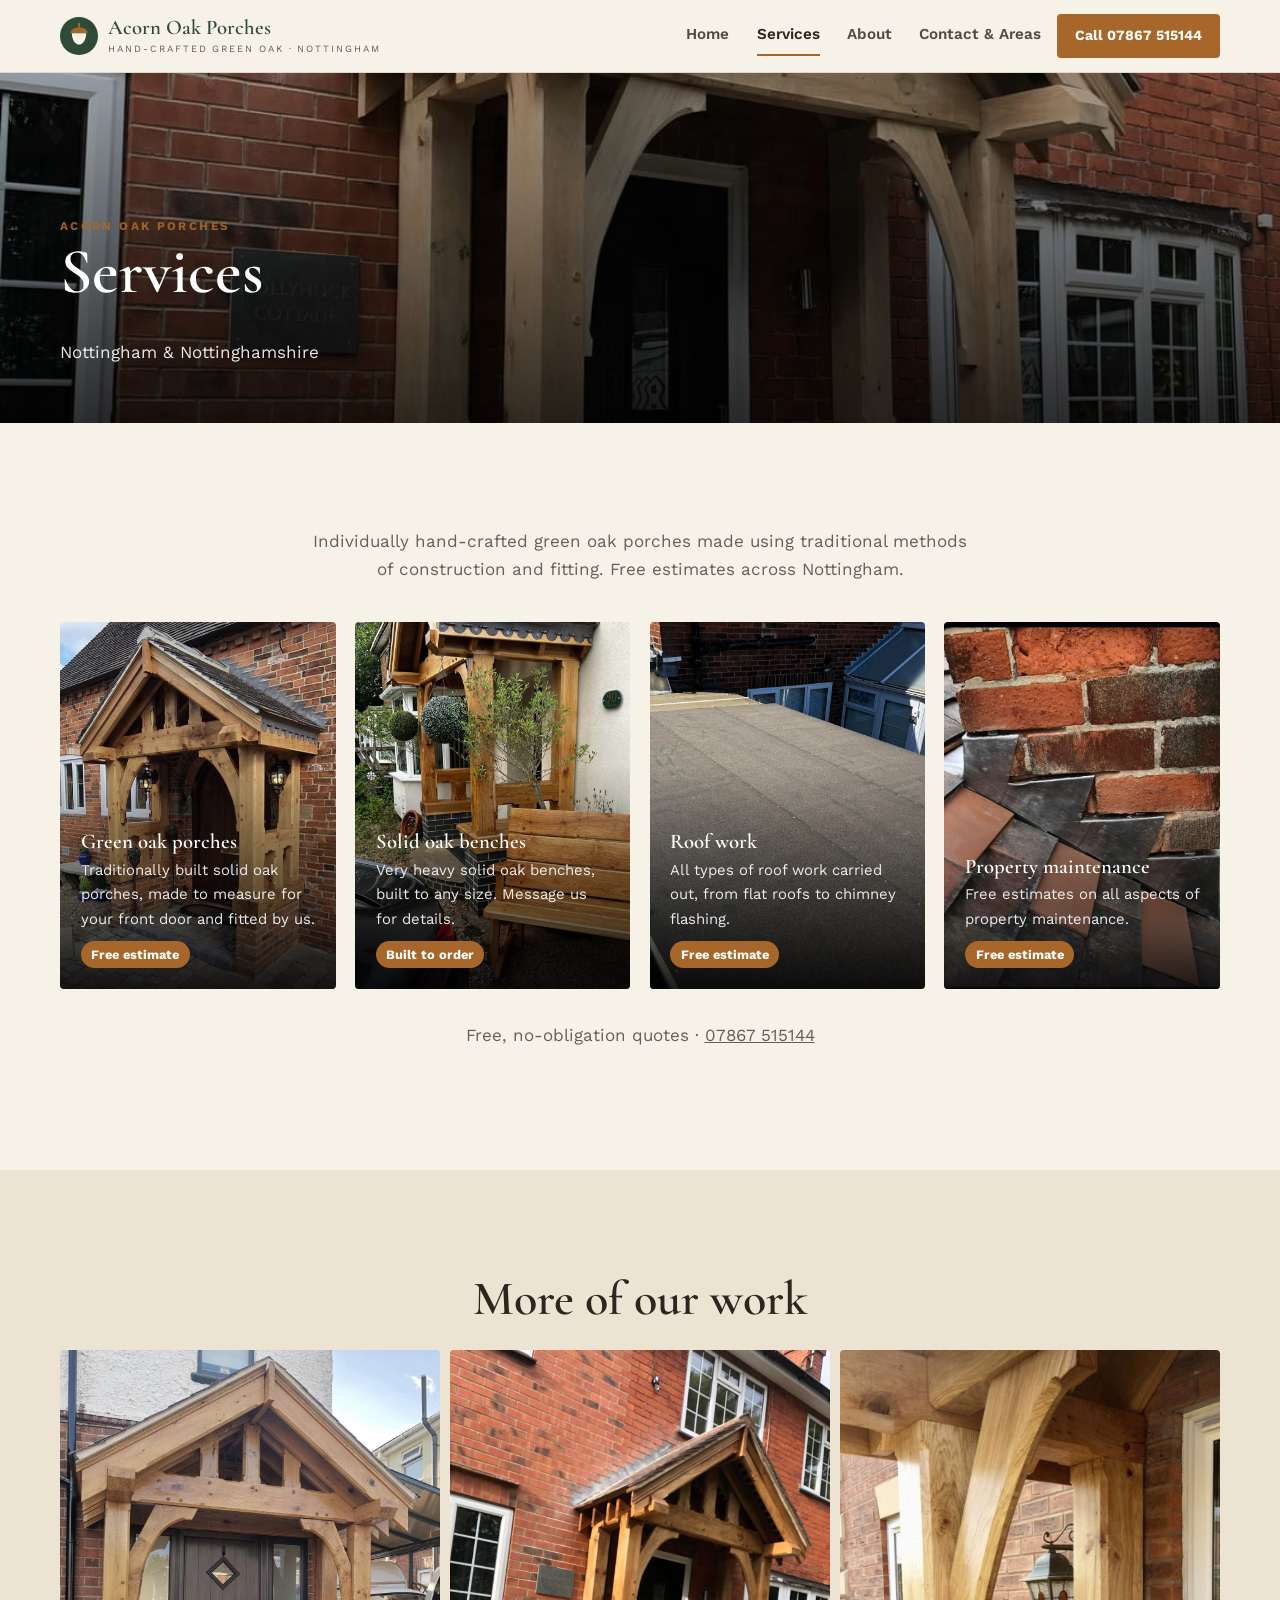
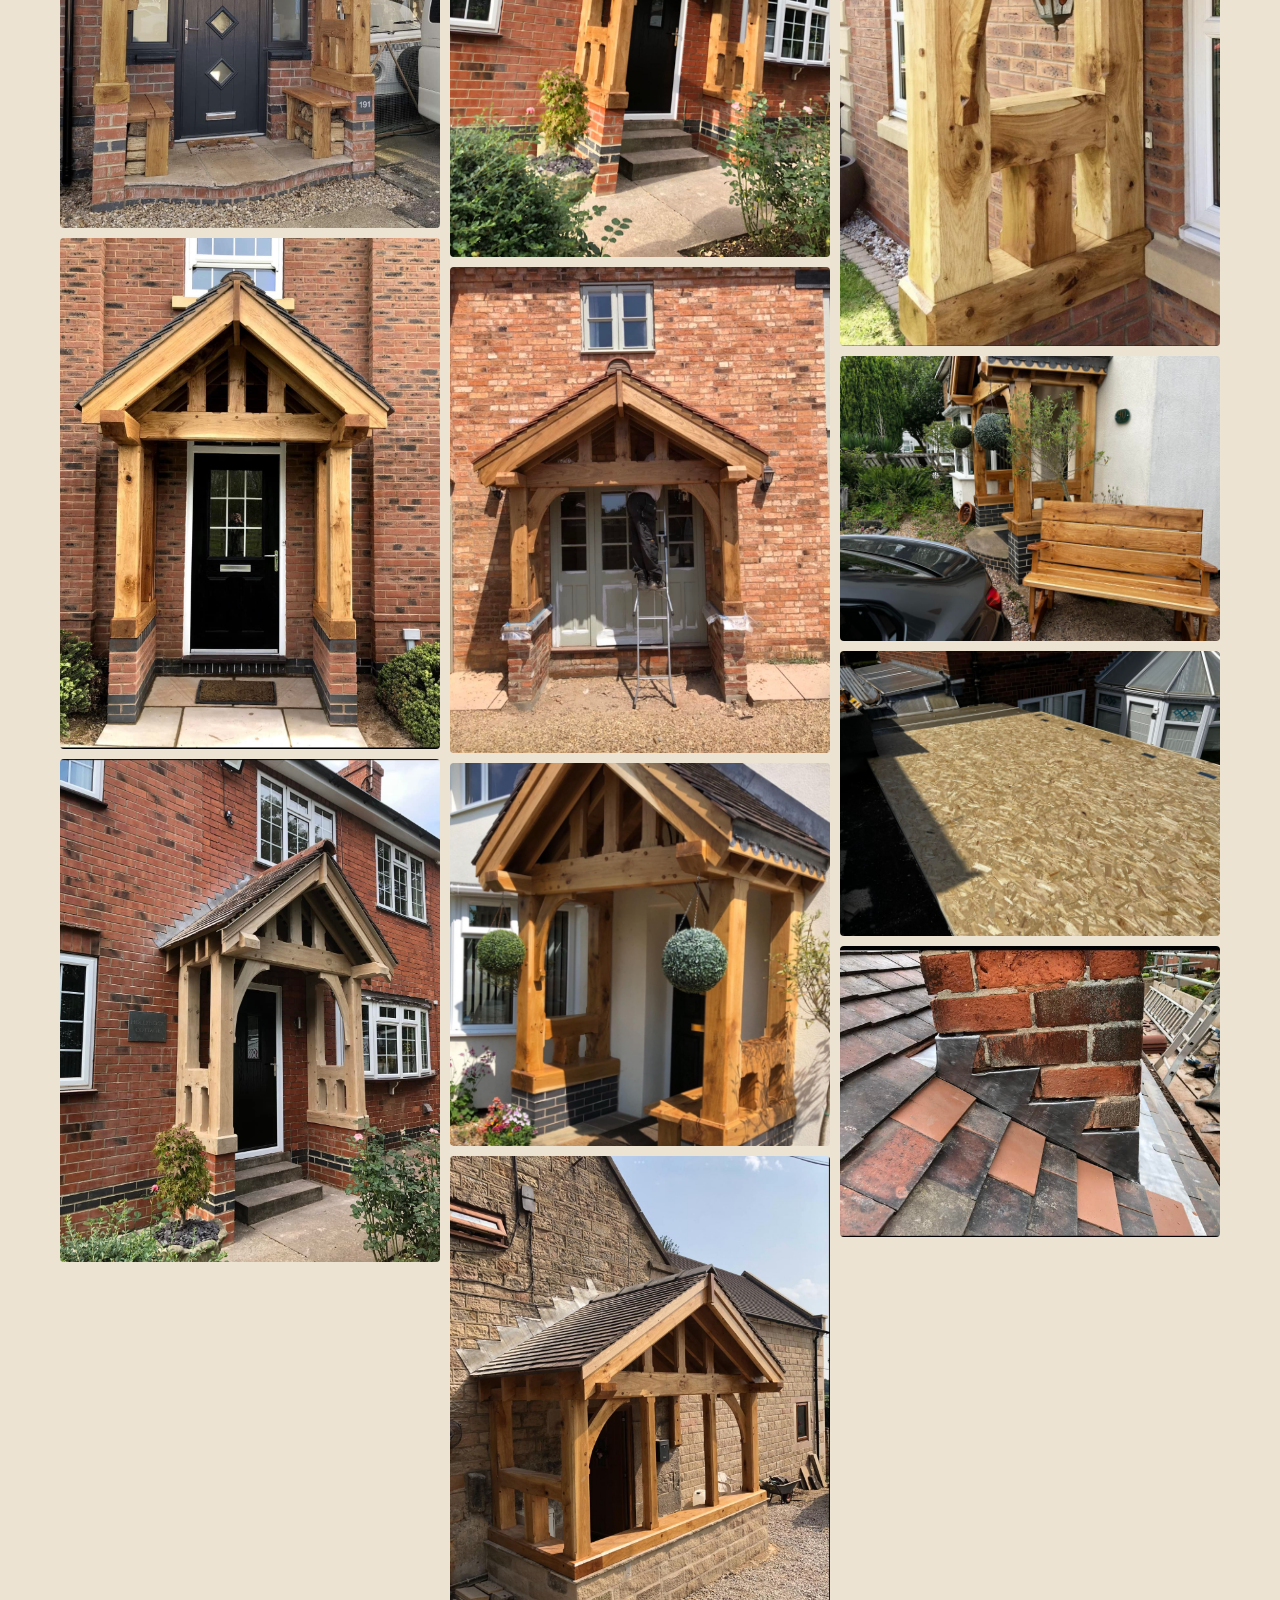
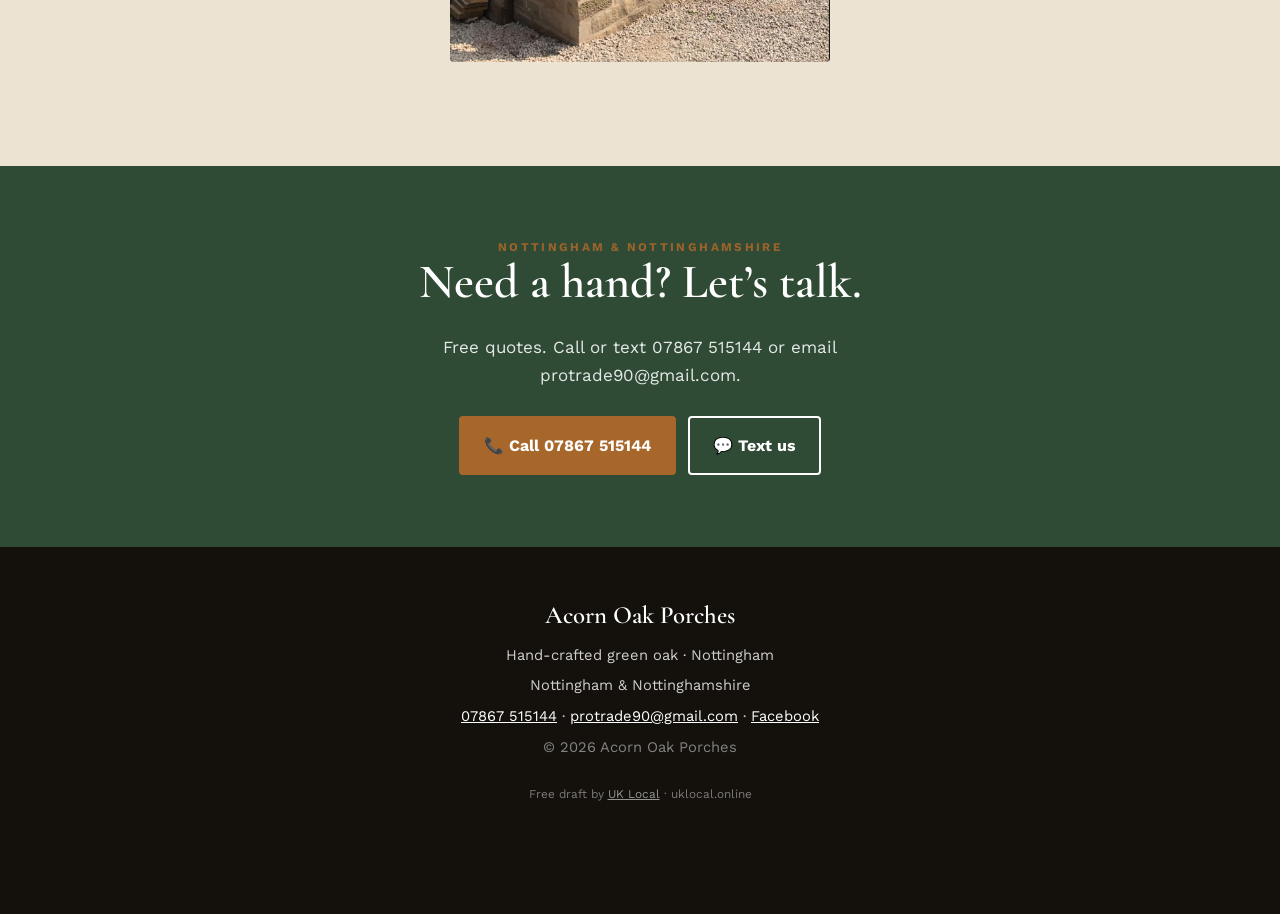
<file: services.html>
<!doctype html><html lang="en-GB"><head><meta charset="utf-8"><meta name="viewport" content="width=device-width,initial-scale=1">
<title>Services | Acorn Oak Porches</title><meta name="description" content="Individually hand-crafted green oak porches made using traditional methods of construction and fitting. Free estimates across Nottingham."><meta name="robots" content="noindex, nofollow"><meta name="theme-color" content="#2f4a35">
<meta property="og:title" content="Acorn Oak Porches | Bilborough, Nottingham"><meta property="og:description" content="Individually hand-crafted green oak porches made using traditional methods of construction and fitting. Free estimates across Nottingham."><meta property="og:image" content="https://acornoakporches.uklocal.online/assets/images/porch-planters.jpg">
<link rel="icon" href="data:image/svg+xml,%3Csvg%20viewBox%3D%220%200%2040%2040%22%20xmlns%3D%22http%3A//www.w3.org/2000/svg%22%3E%3Ccircle%20cx%3D%2220%22%20cy%3D%2220%22%20r%3D%2220%22%20fill%3D%22%232f4a35%22/%3E%3Cpath%20d%3D%22M11%2017c0-4%204-6%209-6s9%202%209%206z%22%20fill%3D%22%23a8672a%22/%3E%3Cpath%20d%3D%22M12.5%2017h15c0%207-3.5%2012-7.5%2012s-7.5-5-7.5-12z%22%20fill%3D%22%23f7f2e8%22/%3E%3Cpath%20d%3D%22M20%2011V7%22%20stroke%3D%22%23a8672a%22%20stroke-width%3D%222%22%20stroke-linecap%3D%22round%22/%3E%3C/svg%3E">
<link rel="preconnect" href="https://fonts.googleapis.com"><link rel="preconnect" href="https://fonts.gstatic.com" crossorigin>
<link href="https://fonts.googleapis.com/css2?family=Cormorant+Garamond:ital,wght@0,400;0,600;0,700;0,800;1,600&family=Work+Sans:wght@400;500;600;700;800&display=swap" rel="stylesheet"><link rel="stylesheet" href="css/styles.css"></head><body>
<header class="nav"><div class="wrap nav-in"><a class="brand" href="index.html"><svg viewBox="0 0 40 40" aria-hidden="true"><circle cx="20" cy="20" r="20" fill="var(--a)"/><path d="M11 17c0-4 4-6 9-6s9 2 9 6z" fill="var(--b)"/><path d="M12.5 17h15c0 7-3.5 12-7.5 12s-7.5-5-7.5-12z" fill="#f7f2e8"/><path d="M20 11V7" stroke="var(--b)" stroke-width="2" stroke-linecap="round"/></svg><span><b>Acorn Oak Porches</b><small>Hand-crafted green oak · Nottingham</small></span></a>
<nav class="links" id="links"><a href="index.html">Home</a><a href="services.html" class=on>Services</a><a href="about.html">About</a><a href="contact.html">Contact &amp; Areas</a></nav><a class="btn sm" href="tel:+447867515144">Call 07867 515144</a><button class="burger" id="burger" aria-label="Menu"><span></span><span></span><span></span></button></div></header><main><section class="phero"><img src="assets/images/porch-brick-house.jpg" alt=""><div class="shade"></div><div class="wrap rv"><p class="eyebrow">Acorn Oak Porches</p><h1>Services</h1><p>Nottingham &amp; Nottinghamshire</p></div></section>
<section class="s"><div class="wrap"><p class="center sub">Individually hand-crafted green oak porches made using traditional methods of construction and fitting. Free estimates across Nottingham.</p><div class="feats"><a class="feat rv" href="services.html"><img src="assets/images/porch-curved-braces.jpg" alt="Curved oak braces and tiled roof" loading="lazy"><div><h3>Green oak porches</h3><p>Traditionally built solid oak porches, made to measure for your front door and fitted by us.</p><span class="price">Free estimate</span></div></a><a class="feat rv" href="services.html"><img src="assets/images/benches.jpg" alt="Heavy solid oak benches" loading="lazy"><div><h3>Solid oak benches</h3><p>Very heavy solid oak benches, built to any size. Message us for details.</p><span class="price">Built to order</span></div></a><a class="feat rv" href="services.html"><img src="assets/images/flat-roof-done.jpg" alt="Finished flat roof" loading="lazy"><div><h3>Roof work</h3><p>All types of roof work carried out, from flat roofs to chimney flashing.</p><span class="price">Free estimate</span></div></a><a class="feat rv" href="services.html"><img src="assets/images/chimney-flashing.jpg" alt="Chimney flashing and tiles" loading="lazy"><div><h3>Property maintenance</h3><p>Free estimates on all aspects of property maintenance.</p><span class="price">Free estimate</span></div></a></div>
<p class="center" style="margin-top:2rem;color:var(--mut)">Free, no-obligation quotes · <a href="tel:+447867515144">07867 515144</a></p></div></section>
<section class="s alt"><div class="wrap"><h2 class="center">More of our work</h2><div class="gal rv"><a href="assets/images/porch-grey-door.jpg" data-lb="Oak porch framing a grey front door"><img src="assets/images/porch-grey-door.jpg" alt="Oak porch framing a grey front door" loading="lazy"></a><a href="assets/images/porch-black-door.jpg" data-lb="Gabled oak porch with black door"><img src="assets/images/porch-black-door.jpg" alt="Gabled oak porch with black door" loading="lazy"></a><a href="assets/images/porch-brick-house.jpg" data-lb="Oak porch on a red-brick home"><img src="assets/images/porch-brick-house.jpg" alt="Oak porch on a red-brick home" loading="lazy"></a><a href="assets/images/porch-semi.jpg" data-lb="Porch on a semi-detached home"><img src="assets/images/porch-semi.jpg" alt="Porch on a semi-detached home" loading="lazy"></a><a href="assets/images/porch-double.jpg" data-lb="Wide oak porch over double doors"><img src="assets/images/porch-double.jpg" alt="Wide oak porch over double doors" loading="lazy"></a><a href="assets/images/porch-open-sides.jpg" data-lb="Open-sided oak porch"><img src="assets/images/porch-open-sides.jpg" alt="Open-sided oak porch" loading="lazy"></a><a href="assets/images/porch-dwarf-wall.jpg" data-lb="Oak porch on a brick dwarf wall"><img src="assets/images/porch-dwarf-wall.jpg" alt="Oak porch on a brick dwarf wall" loading="lazy"></a><a href="assets/images/detail-joint.jpg" data-lb="Pegged mortise-and-tenon joint"><img src="assets/images/detail-joint.jpg" alt="Pegged mortise-and-tenon joint" loading="lazy"></a><a href="assets/images/benches.jpg" data-lb="Heavy solid oak benches"><img src="assets/images/benches.jpg" alt="Heavy solid oak benches" loading="lazy"></a><a href="assets/images/flat-roof-deck.jpg" data-lb="Flat roof boarded and ready"><img src="assets/images/flat-roof-deck.jpg" alt="Flat roof boarded and ready" loading="lazy"></a><a href="assets/images/chimney-flashing.jpg" data-lb="Chimney flashing and tiles"><img src="assets/images/chimney-flashing.jpg" alt="Chimney flashing and tiles" loading="lazy"></a></div></div></section><section class="band"><div class="wrap rv"><p class="eyebrow">Nottingham &amp; Nottinghamshire</p><h2>Need a hand? Let’s talk.</h2><p>Free quotes. Call or text 07867 515144 or email protrade90@gmail.com.</p>
<div class="cta"><a class="btn" href="tel:+447867515144">📞 Call 07867 515144</a><a class="btn ghost" style="color:#fff" href="sms:+447867515144">💬 Text us</a></div></div></section></main>
<footer class="foot"><div class="wrap"><b>Acorn Oak Porches</b><p>Hand-crafted green oak · Nottingham</p><p>Nottingham &amp; Nottinghamshire</p>
<p><a href="tel:+447867515144">07867 515144</a> · <a href="mailto:protrade90@gmail.com">protrade90@gmail.com</a> · <a href="https://www.facebook.com/p/Acorn-Oak-Porches-100057537605617/" rel="noopener">Facebook</a></p><p style="opacity:.6">© 2026 Acorn Oak Porches</p>
<p class="ex">Free draft by <a href="https://uklocal.online">UK Local</a> · uklocal.online</p></div></footer>
<div class="mbar"><a class="call" href="tel:+447867515144">📞 Call</a><a href="sms:+447867515144">💬 Text</a><a href="contact.html">📍 Areas</a></div>
<div class="lb" id="lb"><button aria-label="Close">×</button><img alt=""><p></p></div><script src="js/main.js"></script></body></html>
</file>
<file: css/styles.css>
:root{--bg:#f7f2e8;--fg:#2b2620;--a:#2f4a35;--b:#a8672a;--c:#ece3d2;--r:4px;--f1:'Cormorant Garamond',Georgia,serif;--f2:'Work Sans',system-ui,sans-serif;--mut:#655f57;--card:#fff;--line:rgba(0,0,0,.1)}
*{box-sizing:border-box}html{scroll-behavior:smooth}body{margin:0;background:var(--bg);color:var(--fg);font-family:var(--f2);line-height:1.65;-webkit-font-smoothing:antialiased;font-size:17px}
img{max-width:100%;display:block}a{color:inherit}.wrap{width:min(100% - 2.5rem,1160px);margin:auto}
h1,h2,h3{font-family:var(--f1);line-height:1.08;margin:0 0 .5em;font-weight:600;}h2{font-size:clamp(1.9rem,4.2vw,3rem)}h3{font-size:1.3rem}
.eyebrow{text-transform:uppercase;letter-spacing:.2em;font-size:.74rem;font-weight:700;color:var(--b);margin:0 0 .8rem;font-family:var(--f2)}.center{text-align:center}.sub{color:var(--mut);max-width:660px}.center.sub{margin:0 auto 2.4rem}
.nav{position:sticky;top:0;z-index:40;background:rgba(247,242,232,.92);backdrop-filter:blur(12px);-webkit-backdrop-filter:blur(12px);border-bottom:1px solid var(--line)}.nav-in{display:flex;align-items:center;gap:1rem;height:72px}
.brand{text-decoration:none;display:flex;align-items:center;gap:.65rem;margin-right:auto;min-width:0}.brand svg{width:38px;height:38px;flex:none}.brand span{display:flex;flex-direction:column;line-height:1;min-width:0}.brand b{font-family:var(--f1);font-size:1.3rem;color:var(--a);font-weight:600;;white-space:nowrap;overflow:hidden;text-overflow:ellipsis}.brand small{font-size:.6rem;letter-spacing:.2em;text-transform:uppercase;color:var(--mut);margin-top:5px;white-space:nowrap}
.links{display:flex;gap:1.7rem}.links a{text-decoration:none;font-weight:600;font-size:.95rem;opacity:.82;padding:6px 0;border-bottom:2px solid transparent}.links a:hover,.links a.on{opacity:1;border-color:var(--b)}
.btn{display:inline-flex;align-items:center;justify-content:center;gap:.45rem;text-decoration:none;font-weight:700;padding:.9rem 1.45rem;border-radius:var(--r);background:var(--b);color:#fff;border:2px solid var(--b);transition:.25s;font-family:var(--f2);font-size:1rem;cursor:pointer}.btn:hover{transform:translateY(-2px);filter:brightness(1.07)}.btn.ghost{background:transparent;color:inherit;border-color:currentColor}.btn.sm{padding:.55rem 1rem;font-size:.88rem}.btn.alt{background:var(--a);border-color:var(--a);color:#fff}
.burger{display:none;background:none;border:0;width:44px;height:44px;cursor:pointer;color:inherit;padding:0;flex:none}.burger span{display:block;height:2px;background:currentColor;margin:7px 9px;transition:.3s}
@media(max-width:880px){.links{position:fixed;inset:72px 0 auto 0;flex-direction:column;gap:0;background:var(--bg);padding:.5rem 1.25rem 1.25rem;transform:translateY(-160%);transition:.35s;box-shadow:0 20px 40px rgba(0,0,0,.2)}.links.open{transform:none}.links a{padding:14px 0;border-bottom:1px solid var(--line);font-size:1.05rem}.burger{display:block}.nav .btn.sm{display:none}}
.badges{display:flex;flex-wrap:wrap;gap:.5rem;margin-top:1.8rem}.badges span{font-size:.8rem;font-weight:600;padding:.42rem .9rem;border-radius:99px;background:rgba(255,255,255,.14);border:1px solid rgba(255,255,255,.32);backdrop-filter:blur(6px)}
.cta{display:flex;flex-wrap:wrap;gap:.75rem;margin-top:1.7rem}
/* hero: full */
.hero{position:relative;overflow:hidden}.hero.full{color:#fff;min-height:clamp(560px,88vh,840px);display:flex;align-items:flex-end}.hero.full .bgimg{position:absolute;inset:0;width:100%;height:100%;object-fit:cover;animation:kb 20s ease-out both}@keyframes kb{from{transform:scale(1.12)}to{transform:scale(1)}}
.hero.full .shade{position:absolute;inset:0;background:linear-gradient(180deg,rgba(20,16,10,.15),rgba(20,16,10,.35) 45%,rgba(20,16,10,.88))}.hero.full .hero-in{position:relative;max-width:760px;padding:10rem 0 4.5rem}
.hero h1{font-size:clamp(2.6rem,7vw,5rem);margin-bottom:.55rem}.hero h1 em{font-style:italic;color:var(--b)}.hero .lead{font-size:1.14rem;opacity:.94;max-width:610px;margin:0}
/* hero: block */
.hero.block{background:var(--a);color:#fff}.hero.block .grid2{display:grid;grid-template-columns:1.05fr 1fr;min-height:clamp(560px,82vh,780px)}.hero.block .hero-in{padding:4rem clamp(1.25rem,5vw,4.5rem) 4rem max(1.25rem,calc((100vw - 1160px)/2));align-self:center}.hero.block .pic{position:relative;min-height:340px}.hero.block .pic img{position:absolute;inset:0;width:100%;height:100%;object-fit:cover}.hero.block .pic .tag{position:absolute;left:0;bottom:2rem;background:var(--b);color:#111;font-weight:800;padding:.75rem 1.2rem;font-size:.95rem;text-transform:uppercase;letter-spacing:.05em}
.statbar{background:var(--b);color:#111}.statbar .wrap{display:grid;grid-template-columns:repeat(3,1fr);gap:1rem;padding:1.3rem 0}.statbar b{display:block;font-family:var(--f1);font-size:1.9rem;line-height:1;}.statbar span{font-size:.88rem;font-weight:600}
/* hero: split */
.hero.split{background:radial-gradient(circle at 80% 20%,rgba(46,196,182,.16),transparent 55%),var(--bg)}.hero.split .grid2{display:grid;grid-template-columns:1fr 1fr;align-items:center;gap:3rem;min-height:clamp(560px,84vh,780px);padding:3rem 0}
.hero.split .pic{position:relative;height:clamp(440px,70vh,640px)}.hero.split .pic img{position:absolute;object-fit:cover;border-radius:var(--r);box-shadow:0 30px 70px rgba(0,0,0,.45)}.hero.split .p1{top:0;right:0;width:74%;height:82%}.hero.split .p2{left:0;bottom:0;width:50%;height:52%;border:5px solid var(--bg)}
.hcard{position:absolute;right:4%;bottom:4%;background:var(--b);color:#062a27;border-radius:var(--r);padding:.95rem 1.25rem;box-shadow:0 18px 40px rgba(0,0,0,.35);font-size:.9rem;line-height:1.35;font-weight:600}.hcard b{display:block;font-family:var(--f1);font-size:1.15rem}
.hero.split h1{font-size:clamp(2.3rem,4.6vw,3.9rem)}.hero.split .badges span{background:rgba(255,255,255,.06);border-color:rgba(255,255,255,.14)}
/* hero: framed */
.hero.framed{padding:1.2rem 0 0}.hero.framed .frame{position:relative;border-radius:calc(var(--r)*2);overflow:hidden;min-height:clamp(560px,82vh,760px);display:flex;align-items:flex-end}.hero.framed .frame>img{position:absolute;inset:0;width:100%;height:100%;object-fit:cover}.hero.framed .frame:after{content:'';position:absolute;inset:0;background:linear-gradient(90deg,rgba(15,17,19,.82),rgba(15,17,19,.25) 70%)}
.hero.framed .hero-in{position:relative;z-index:2;color:#fff;max-width:700px;padding:3rem clamp(1.4rem,5vw,3.5rem)}.hero.framed .chip{position:absolute;z-index:2;top:1.4rem;right:1.4rem;background:#fff;color:var(--fg);border-radius:99px;padding:.55rem 1rem;font-weight:800;font-size:.9rem;box-shadow:0 10px 30px rgba(0,0,0,.25)}.hero.framed .chip i{color:var(--b);font-style:normal}
@media(max-width:880px){.hero.block .grid2,.hero.split .grid2{grid-template-columns:1fr}.hero.block .pic{order:-1;min-height:280px}.hero.block .hero-in{padding:2.6rem 1.25rem 3rem}.hero.split .grid2{gap:2rem;min-height:0;padding:2rem 0 3rem}.hero.split .pic{height:380px;order:-1}.statbar .wrap{grid-template-columns:1fr;gap:.6rem}.statbar b{font-size:1.5rem;display:inline;margin-right:.4rem}.hero.framed .frame{min-height:600px}.hero.framed .frame:after{background:linear-gradient(180deg,rgba(15,17,19,.2),rgba(15,17,19,.88) 60%)}}
section.s{padding:clamp(4rem,9vw,6.5rem) 0}.alt{background:var(--c)}.two{display:grid;grid-template-columns:1fr 1fr;gap:clamp(2rem,5vw,4.5rem);align-items:center}@media(max-width:880px){.two{grid-template-columns:1fr}}
.stack{position:relative;min-height:460px;margin:0}.stack img{position:absolute;object-fit:cover;border-radius:var(--r);box-shadow:0 24px 50px rgba(0,0,0,.22)}.stack .a1{left:0;top:0;width:72%;height:80%}.stack .a2{right:0;bottom:0;width:52%;height:56%;border:6px solid var(--bg)}
.alt .stack .a2{border-color:var(--c)}
.ticks{list-style:none;padding:0;margin:1.2rem 0 0}.ticks li{padding:.45rem 0 .45rem 1.9rem;position:relative}.ticks li:before{content:'';position:absolute;left:0;top:.95rem;width:11px;height:11px;border-radius:50%;background:var(--b)}
.feats{display:grid;grid-template-columns:repeat(auto-fit,minmax(250px,1fr));gap:1.2rem}.feat{position:relative;border-radius:var(--r);overflow:hidden;aspect-ratio:3/4;color:#fff;text-decoration:none}.feat img{position:absolute;inset:0;width:100%;height:100%;object-fit:cover;transition:.6s}.feat:hover img{transform:scale(1.05)}.feat div{position:absolute;inset:auto 0 0 0;padding:4rem 1.3rem 1.3rem;background:linear-gradient(transparent,rgba(0,0,0,.88))}.feat h3{margin:0 0 .25rem;color:#fff}.feat p{margin:0;font-size:.93rem;opacity:.9}.feat .price{display:inline-block;margin-top:.6rem;font-size:.8rem;font-weight:700;background:var(--b);color:#fff;padding:.2rem .65rem;border-radius:99px}
@media(max-width:880px){.feat{aspect-ratio:4/3}}
.svcs{display:grid;grid-template-columns:repeat(auto-fit,minmax(320px,1fr));gap:1.2rem}.svc{display:grid;grid-template-columns:130px 1fr;background:var(--card);border:1px solid var(--line);border-radius:var(--r);overflow:hidden;transition:.25s}.svc:hover{transform:translateY(-4px);box-shadow:0 14px 30px rgba(0,0,0,.12)}.svc img{width:100%;height:100%;object-fit:cover;min-height:130px}.svc div{padding:1.1rem 1.2rem}.svc h3{margin:0 0 .25rem}.svc p{margin:0;color:var(--mut);font-size:.95rem;line-height:1.5}.svc .price{display:inline-block;margin-top:.6rem;background:var(--b);color:#fff;font-weight:700;font-size:.8rem;padding:.22rem .7rem;border-radius:99px}
.svcs.big .svc{grid-template-columns:1fr}.svcs.big .svc img{aspect-ratio:16/10;height:auto}
.glass{display:grid;grid-template-columns:repeat(auto-fit,minmax(300px,1fr));gap:1.2rem}.gl{background:linear-gradient(160deg,rgba(255,255,255,.07),rgba(255,255,255,.02));border:1px solid var(--line);border-radius:var(--r);overflow:hidden}.gl img{width:100%;aspect-ratio:16/11;object-fit:cover}.gl div{padding:1.2rem 1.3rem 1.4rem}.gl h3{margin:0 0 .3rem}.gl p{margin:0;color:var(--mut);font-size:.95rem}.gl .price{display:inline-block;margin-top:.7rem;color:var(--b);font-weight:700;font-size:.85rem}
.rows{display:grid;gap:1rem}.row{display:grid;grid-template-columns:64px 1fr auto;gap:1.1rem;align-items:center;padding:1.2rem 1.3rem;border:1px solid var(--line);border-radius:var(--r);background:var(--card)}.row .ic{width:64px;height:64px;border-radius:var(--r);object-fit:cover}.row h3{margin:0;font-size:1.2rem}.row p{margin:.15rem 0 0;color:var(--mut);font-size:.94rem;line-height:1.45}.row .price{font-weight:800;color:var(--b);white-space:nowrap}@media(max-width:600px){.row{grid-template-columns:56px 1fr}.row .ic{width:56px;height:56px}.row .price{grid-column:2}}
.ptable{max-width:620px;margin:2.4rem auto 0;background:var(--card);border-radius:var(--r);border:2px solid var(--b);overflow:hidden}.ptable h3{margin:0;background:var(--b);color:#fff;padding:1rem 1.4rem;font-size:1.15rem}.ptable ul{list-style:none;margin:0;padding:.4rem 1.4rem}.ptable li{display:flex;justify-content:space-between;padding:.8rem 0;border-bottom:1px dashed var(--line);font-weight:600}.ptable li:last-child{border:0}.ptable li b{color:var(--b);font-size:1.15rem}.ptable p{margin:0;padding:0 1.4rem 1.1rem;color:var(--mut);font-size:.85rem}
.steps{display:grid;grid-template-columns:repeat(3,1fr);gap:1.2rem;counter-reset:s}.step{background:var(--card);border-radius:var(--r);padding:1.6rem;border:1px solid var(--line);border-top:4px solid var(--b)}.step:before{counter-increment:s;content:counter(s);display:grid;place-items:center;width:46px;height:46px;border-radius:50%;background:var(--a);color:#fff;font-family:var(--f1);font-size:1.4rem;font-weight:700;margin-bottom:.8rem}.step h3{margin:0 0 .3rem}.step p{margin:0;color:var(--mut)}@media(max-width:880px){.steps{grid-template-columns:1fr}}
.chips{display:flex;flex-wrap:wrap;gap:.5rem;margin:1.2rem 0}.chips span{background:var(--card);border:1px solid var(--line);border-radius:99px;padding:.42rem .95rem;font-weight:600;font-size:.92rem}
.strip{display:grid;grid-template-columns:2fr 1fr 1fr;grid-auto-rows:230px;gap:10px}.strip a:first-child{grid-row:span 2}.strip img{width:100%;height:100%;object-fit:cover;transition:.4s}.strip a{overflow:hidden;border-radius:var(--r)}.strip a:hover img{transform:scale(1.06)}@media(max-width:700px){.strip{grid-template-columns:1fr 1fr;grid-auto-rows:150px}}
.gal{columns:3 250px;column-gap:10px}.gal a{display:block;margin-bottom:10px;border-radius:var(--r);overflow:hidden;break-inside:avoid;position:relative}.gal img{width:100%;transition:.4s}.gal a:hover img{transform:scale(1.04)}
.ba{display:grid;grid-template-columns:1fr 1fr;gap:10px;max-width:900px;margin:0 auto}.ba figure{margin:0;position:relative;border-radius:var(--r);overflow:hidden}.ba img{width:100%;aspect-ratio:1;object-fit:cover}.ba figcaption{position:absolute;left:.8rem;top:.8rem;background:var(--a);color:#fff;font-weight:800;font-size:.8rem;padding:.3rem .7rem;text-transform:uppercase;letter-spacing:.08em}.ba figure+figure figcaption{background:var(--b);color:#111}
.quotes{display:grid;grid-template-columns:repeat(auto-fit,minmax(270px,1fr));gap:1.2rem}.quotes blockquote{margin:0;padding:1.6rem;background:var(--card);border-radius:var(--r);border:1px solid var(--line);border-top:4px solid var(--b);font-size:1.08rem;line-height:1.5}.quotes .stars{color:var(--b);letter-spacing:.15em;display:block;margin-bottom:.4rem}.quotes cite{display:block;margin-top:.9rem;font-style:normal;font-size:.8rem;color:var(--mut);letter-spacing:.1em;text-transform:uppercase;font-weight:700}
.rates{display:flex;flex-wrap:wrap;justify-content:center;gap:1rem;margin-top:1.8rem}.rate{background:var(--card);border:1px solid var(--line);border-radius:var(--r);padding:1.2rem 1.6rem;text-align:center;min-width:220px}.rate b{display:block;font-family:var(--f1);font-size:2.3rem;color:var(--b);line-height:1.1}.rate span{color:var(--mut);font-size:.9rem;font-weight:600}
.noreview{max-width:620px;margin:0 auto;text-align:center;background:var(--card);border:1px dashed var(--line);border-radius:var(--r);padding:2rem 1.6rem}.noreview p{color:var(--mut);margin:.4rem 0 1.2rem}
.pull{font-family:var(--f1);font-size:clamp(1.3rem,2.6vw,1.75rem);line-height:1.35;border-left:4px solid var(--b);padding-left:1.2rem;margin:1.8rem 0;font-style:italic}.pull small{display:block;font-family:var(--f2);font-size:.78rem;letter-spacing:.12em;text-transform:uppercase;color:var(--mut);margin-top:.6rem;font-style:normal}
.band{background:var(--a);color:#fff;text-align:center;padding:4.5rem 0}.band h2{color:#fff}.band p{opacity:.88;margin:0 auto;max-width:560px}.band .cta{justify-content:center}
.phero{position:relative;color:#fff;padding:9rem 0 3.6rem;overflow:hidden}.phero img{position:absolute;inset:0;width:100%;height:100%;object-fit:cover}.phero .shade{position:absolute;inset:0;background:linear-gradient(180deg,rgba(0,0,0,.3),rgba(0,0,0,.8))}.phero .wrap{position:relative}.phero h1{font-size:clamp(2.3rem,6vw,4rem)}.phero p{opacity:.9;margin:0;max-width:640px}
dl.info{display:grid;grid-template-columns:auto minmax(0,1fr);gap:.8rem 1.4rem;margin:1.4rem 0}dl.info dt{font-weight:800;color:var(--b);text-transform:uppercase;font-size:.74rem;letter-spacing:.15em;padding-top:.3rem}dl.info dd{margin:0;min-width:0;overflow-wrap:anywhere}dl.info a{color:inherit;font-weight:700}
.hours{width:100%;border-collapse:collapse;margin:1rem 0}.hours td{padding:.7rem 0;border-bottom:1px solid var(--line)}.hours td:last-child{text-align:right;font-weight:700}
.map iframe{width:100%;height:460px;border:0;border-radius:var(--r);filter:none}
.foot{background:#14110d;color:#cfcfcf;padding:3rem 0 6.5rem;text-align:center;font-size:.92rem}.foot b{font-family:var(--f1);font-size:1.55rem;color:#fff;font-weight:600;}.foot a{color:#fff}.foot p{margin:.4rem 0}.foot .ex{margin-top:1.6rem;font-size:.74rem;opacity:.55}
.mbar{position:fixed;left:0;right:0;bottom:0;display:none;z-index:50;background:var(--a);box-shadow:0 -6px 20px rgba(0,0,0,.25);padding-bottom:env(safe-area-inset-bottom)}.mbar a{flex:1;text-align:center;color:#fff;text-decoration:none;font-weight:700;padding:15px 4px;font-size:.95rem}.mbar a.call{background:var(--b);color:#fff}.mbar a+a{border-left:1px solid rgba(255,255,255,.18)}@media(max-width:880px){.mbar{display:flex}}
.lb{position:fixed;inset:0;background:rgba(0,0,0,.92);display:none;align-items:center;justify-content:center;z-index:99;padding:1rem}.lb.on{display:flex}.lb img{max-height:86vh;max-width:94vw;border-radius:6px}.lb p{position:absolute;bottom:1.2rem;color:#fff;width:100%;text-align:center;margin:0;padding:0 1rem}.lb button{position:absolute;top:1rem;right:1rem;background:none;border:0;color:#fff;font-size:2.4rem;cursor:pointer}
.hero.framed .chip{white-space:nowrap}@media(max-width:880px){.hero.framed .hero-in{padding-top:5rem}}@media(max-width:480px){.brand b{font-size:1.02rem;white-space:normal;line-height:1.12}.brand small{display:none}.brand svg{width:34px;height:34px}}
.rv{opacity:0;transform:translateY(26px);transition:opacity .8s ease,transform .8s ease}.rv.in{opacity:1;transform:none}
@media(prefers-reduced-motion:reduce){.rv{opacity:1;transform:none;transition:none}.hero .bgimg{animation:none}}
</file>
